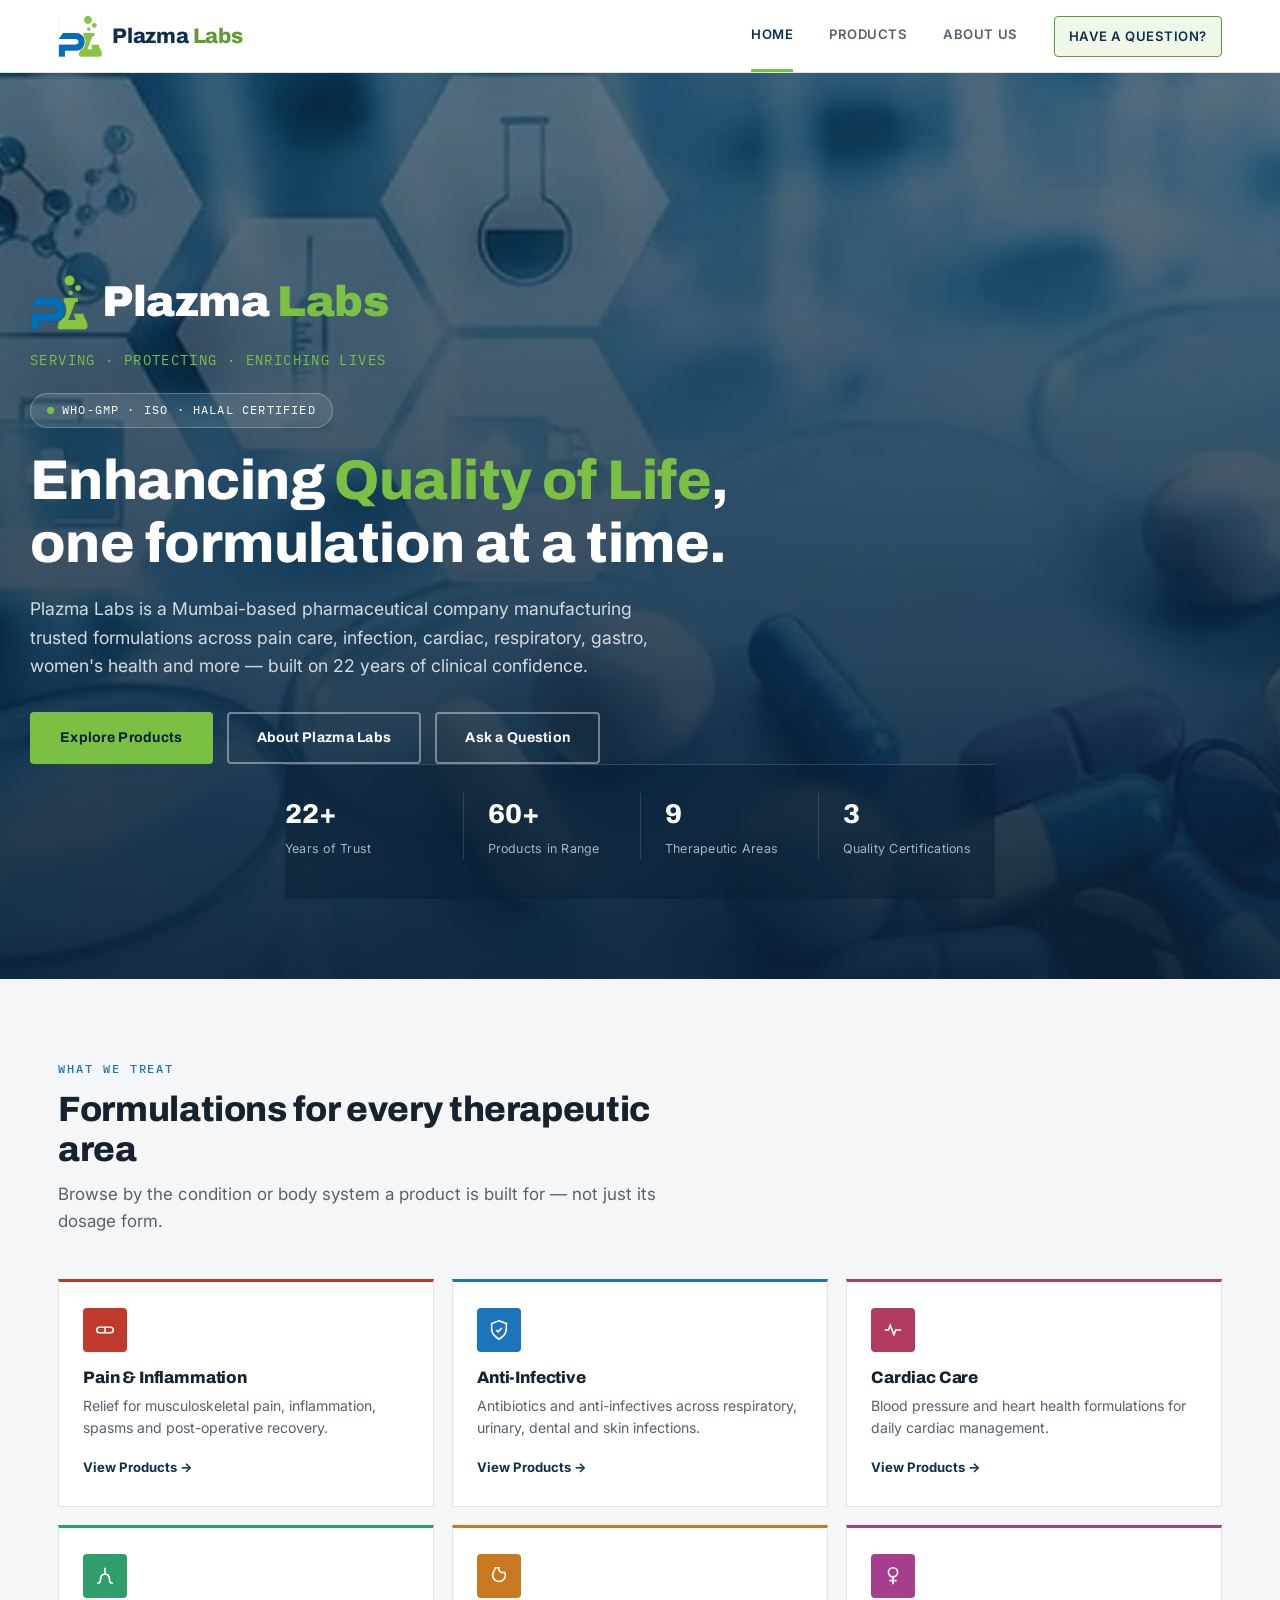
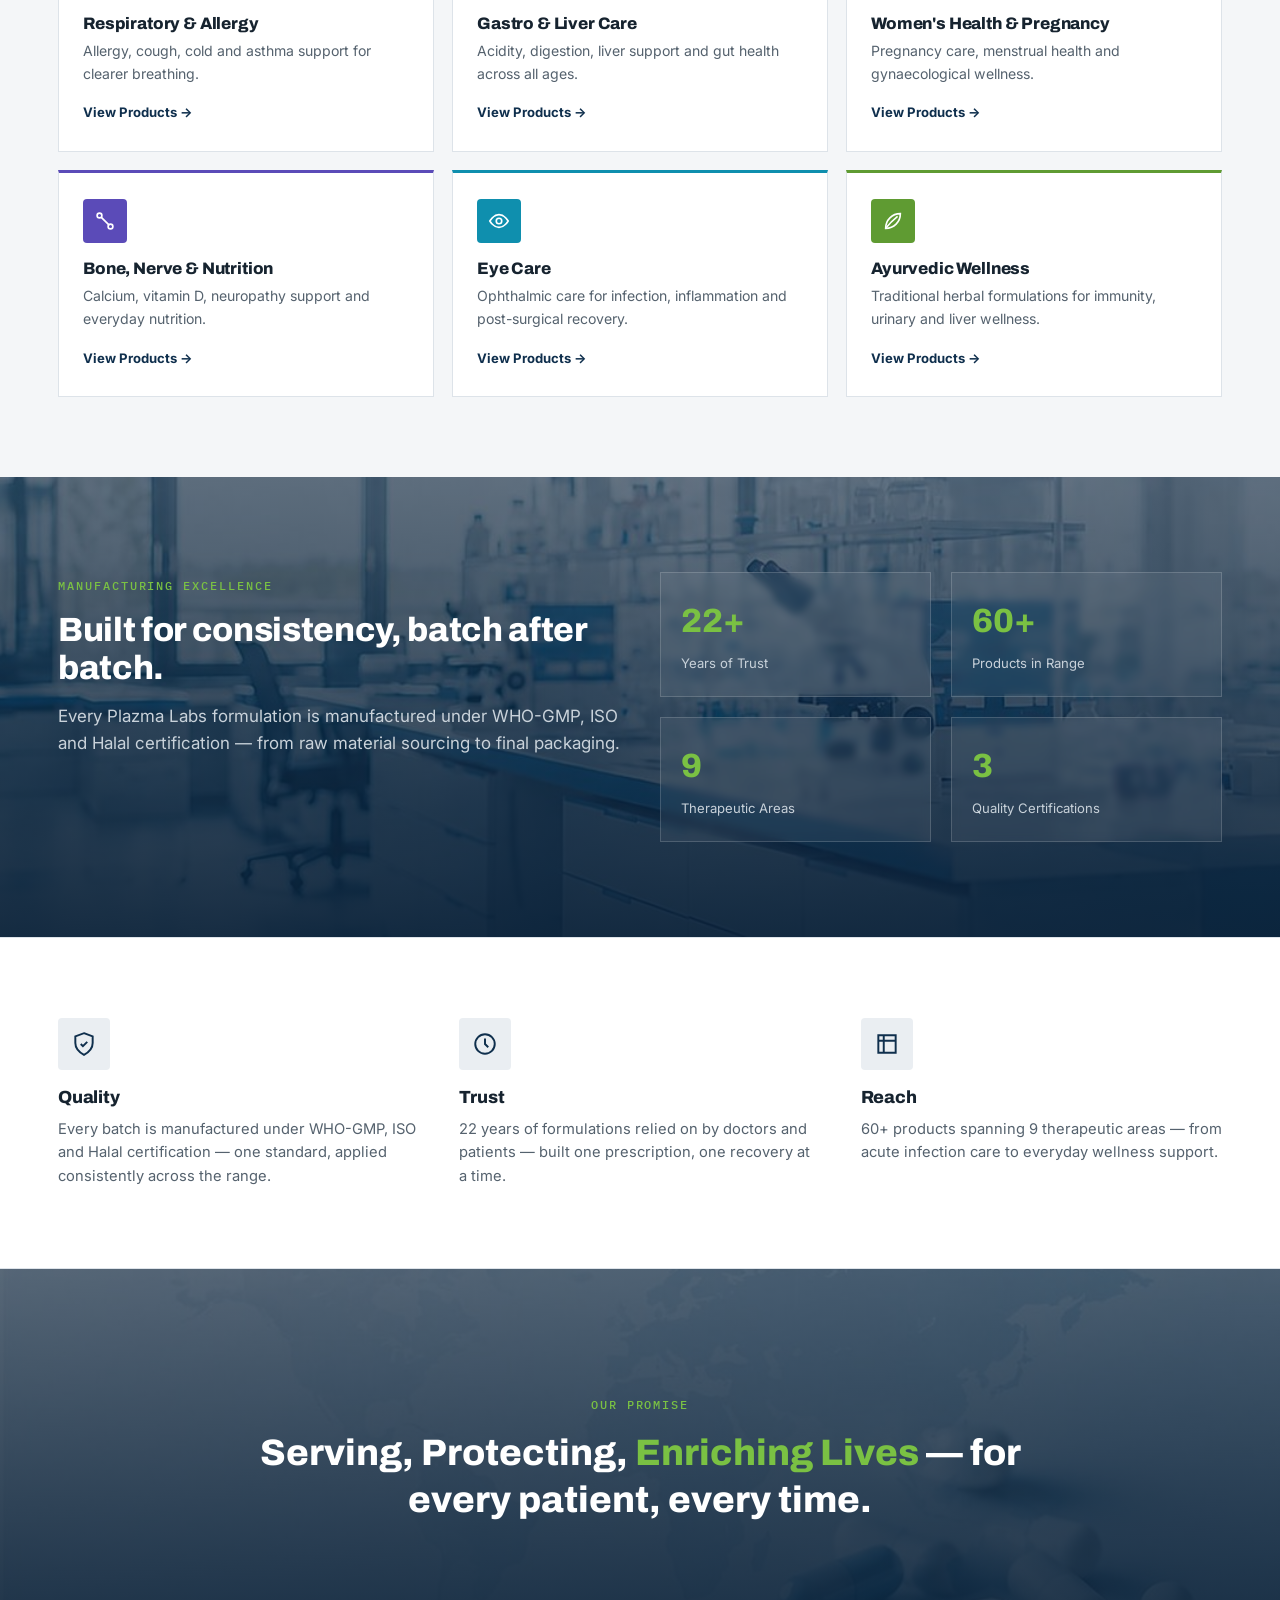
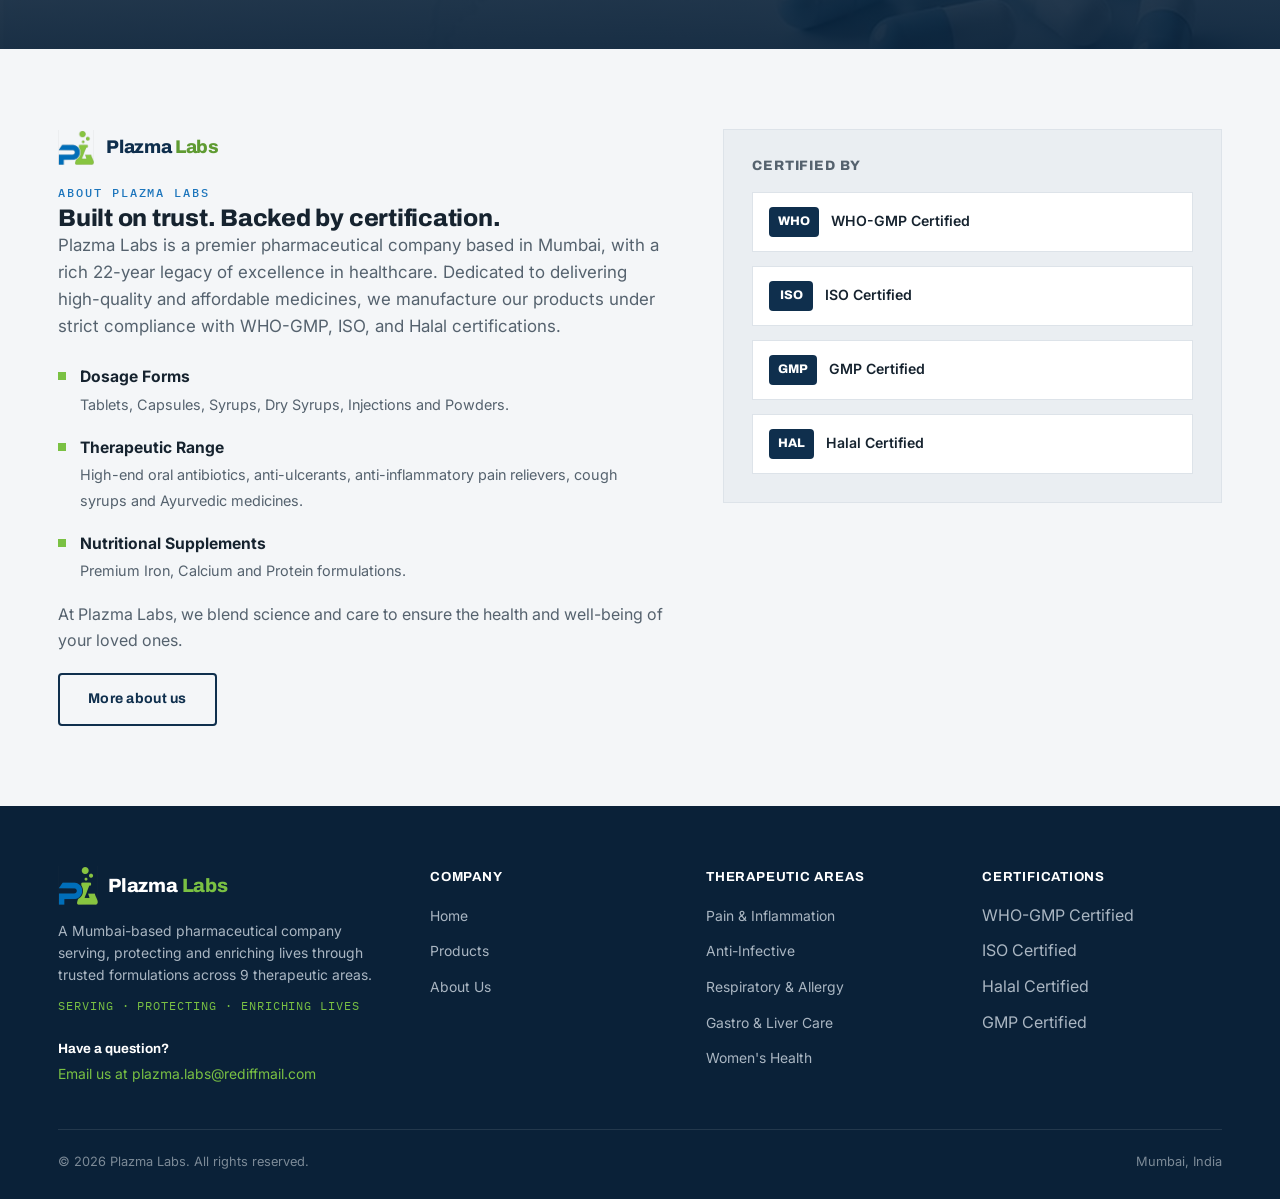
<file: index.html>
<!DOCTYPE html>
<html lang="en">
<head>
<meta charset="UTF-8">
<meta name="viewport" content="width=device-width, initial-scale=1.0">
<title>Plazma Labs — Serving, Protecting, Enriching Lives</title>
<meta name="description" content="Plazma Labs — Serving, Protecting, Enriching lives. A Mumbai-based pharmaceutical company with 22 years of trust, WHO-GMP, ISO and Halal certified, manufacturing formulations across 9 therapeutic areas.">
<link rel="icon" href="assets/logo-icon.png">
<link rel="stylesheet" href="css/style.css">
</head>
<body>

<header class="site-header">
  <nav class="nav">
    <a href="index.html" class="nav-brand">
      <img src="assets/logo-icon.png" alt="Plazma Labs logo">
      <span class="brand-name">Plazma <em>Labs</em></span>
    </a>
    <div class="nav-links">
      <a href="index.html" class="active">Home</a>
      <div class="nav-item-mega">
        <a href="products.html" class="mega-trigger">Products</a>
        <div class="mega-panel">
          <a href="products.html?area=pain" class="mega-link"><span class="dot" style="background:#c0392b;"></span>Pain &amp; Inflammation</a>
          <a href="products.html?area=infection" class="mega-link"><span class="dot" style="background:#1c75bc;"></span>Anti-Infective</a>
          <a href="products.html?area=cardiac" class="mega-link"><span class="dot" style="background:#b23b5e;"></span>Cardiac Care</a>
          <a href="products.html?area=respiratory" class="mega-link"><span class="dot" style="background:#2f9e6a;"></span>Respiratory &amp; Allergy</a>
          <a href="products.html?area=gastro" class="mega-link"><span class="dot" style="background:#c8791f;"></span>Gastro &amp; Liver Care</a>
          <a href="products.html?area=women" class="mega-link"><span class="dot" style="background:#a53e8c;"></span>Women's Health</a>
          <a href="products.html?area=bone" class="mega-link"><span class="dot" style="background:#5b4bb8;"></span>Bone, Nerve &amp; Nutrition</a>
          <a href="products.html?area=eye" class="mega-link"><span class="dot" style="background:#0f8fae;"></span>Eye Care</a>
          <a href="products.html?area=ayurveda" class="mega-link"><span class="dot" style="background:#5f9b32;"></span>Ayurvedic Wellness</a>
        </div>
      </div>
      <a href="about.html">About Us</a>
      <a href="mailto:plazma.labs@rediffmail.com?subject=Question%20for%20Plazma%20Labs&amp;body=Hello%20Plazma%20Labs%2C%0A%0AI%20have%20a%20question%3A%0A" class="nav-contact">Have a question?</a>
    </div>
    <button class="nav-toggle" aria-label="Toggle menu"><span></span><span></span><span></span></button>
  </nav>
</header>

<section class="video-hero">
  <div class="bg-video-wrap" id="bg-home-hero">
    <div class="bg-video-overlay"></div>
  </div>
  <div class="video-hero-content wrap">
    <div class="video-hero-inner">
      <div class="hero-brand">
        <img src="assets/logo-icon.png" alt="Plazma Labs logo">
        <span class="hero-brand-name">Plazma <em>Labs</em></span>
      </div>
      <span class="hero-slogan">Serving · Protecting · Enriching Lives</span>
      <span class="hero-eyebrow-badge"><span class="dot"></span>WHO-GMP · ISO · Halal Certified</span>
      <h1>Enhancing <span>Quality of Life</span>, one formulation at a time.</h1>
      <p class="lede">Plazma Labs is a Mumbai-based pharmaceutical company manufacturing trusted formulations across pain care, infection, cardiac, respiratory, gastro, women's health and more — built on 22 years of clinical confidence.</p>
      <div class="hero-ctas">
        <a href="products.html" class="btn btn-primary">Explore Products</a>
        <a href="about.html" class="btn btn-ghost">About Plazma Labs</a>
        <a href="mailto:plazma.labs@rediffmail.com?subject=Question%20for%20Plazma%20Labs&amp;body=Hello%20Plazma%20Labs%2C%0A%0AI%20have%20a%20question%3A%0A" class="btn btn-ghost">Ask a Question</a>
      </div>
    </div>
  </div>
  <div class="hero-stats wrap">
    <div class="stat"><div class="num">22+</div><div class="label">Years of Trust</div></div>
    <div class="stat"><div class="num">60+</div><div class="label">Products in Range</div></div>
    <div class="stat"><div class="num">9</div><div class="label">Therapeutic Areas</div></div>
    <div class="stat"><div class="num">3</div><div class="label">Quality Certifications</div></div>
  </div>
</section>

<section class="areas">
  <div class="wrap">
    <div class="section-head">
      <span class="eyebrow">What We Treat</span>
      <h2>Formulations for every therapeutic area</h2>
      <p class="lede">Browse by the condition or body system a product is built for — not just its dosage form.</p>
    </div>
    <div class="area-grid">

      <a href="products.html?area=pain" class="area-card" style="--accent:#c0392b;">
        <div class="area-icon" style="background:#c0392b;">
          <svg viewBox="0 0 24 24" stroke="#fff" stroke-width="1.8"><rect x="3" y="9" width="18" height="6" rx="3"/><line x1="12" y1="9" x2="12" y2="15"/></svg>
        </div>
        <h3>Pain &amp; Inflammation</h3>
        <p>Relief for musculoskeletal pain, inflammation, spasms and post-operative recovery.</p>
        <span class="area-link">View Products →</span>
      </a>

      <a href="products.html?area=infection" class="area-card" style="--accent:#1c75bc;">
        <div class="area-icon" style="background:#1c75bc;">
          <svg viewBox="0 0 24 24" stroke="#fff" stroke-width="1.8"><path d="M12 2l8 3v6c0 5-3.5 8.5-8 11-4.5-2.5-8-6-8-11V5l8-3z"/><path d="M9 12l2 2 4-4"/></svg>
        </div>
        <h3>Anti-Infective</h3>
        <p>Antibiotics and anti-infectives across respiratory, urinary, dental and skin infections.</p>
        <span class="area-link">View Products →</span>
      </a>

      <a href="products.html?area=cardiac" class="area-card" style="--accent:#b23b5e;">
        <div class="area-icon" style="background:#b23b5e;">
          <svg viewBox="0 0 24 24" stroke="#fff" stroke-width="1.8"><path d="M3 12h4l2-5 4 10 2-5h6"/></svg>
        </div>
        <h3>Cardiac Care</h3>
        <p>Blood pressure and heart health formulations for daily cardiac management.</p>
        <span class="area-link">View Products →</span>
      </a>

      <a href="products.html?area=respiratory" class="area-card" style="--accent:#2f9e6a;">
        <div class="area-icon" style="background:#2f9e6a;">
          <svg viewBox="0 0 24 24" stroke="#fff" stroke-width="1.8"><path d="M12 3v7"/><path d="M12 10c-2.5 0-5 2-5 6.5 0 2.5-1.5 3.5-3.5 3"/><path d="M12 10c2.5 0 5 2 5 6.5 0 2.5 1.5 3.5 3.5 3"/></svg>
        </div>
        <h3>Respiratory &amp; Allergy</h3>
        <p>Allergy, cough, cold and asthma support for clearer breathing.</p>
        <span class="area-link">View Products →</span>
      </a>

      <a href="products.html?area=gastro" class="area-card" style="--accent:#c8791f;">
        <div class="area-icon" style="background:#c8791f;">
          <svg viewBox="0 0 24 24" stroke="#fff" stroke-width="1.8"><path d="M8 3c0 3-3 4-3 8a7 7 0 0 0 14 0c0-2-1-3-1-3s-3 1-5-1-1-4-1-4-2 0-4 0z"/></svg>
        </div>
        <h3>Gastro &amp; Liver Care</h3>
        <p>Acidity, digestion, liver support and gut health across all ages.</p>
        <span class="area-link">View Products →</span>
      </a>

      <a href="products.html?area=women" class="area-card" style="--accent:#a53e8c;">
        <div class="area-icon" style="background:#a53e8c;">
          <svg viewBox="0 0 24 24" stroke="#fff" stroke-width="1.8"><circle cx="12" cy="8" r="5"/><line x1="12" y1="13" x2="12" y2="21"/><line x1="8" y1="17" x2="16" y2="17"/></svg>
        </div>
        <h3>Women's Health &amp; Pregnancy</h3>
        <p>Pregnancy care, menstrual health and gynaecological wellness.</p>
        <span class="area-link">View Products →</span>
      </a>

      <a href="products.html?area=bone" class="area-card" style="--accent:#5b4bb8;">
        <div class="area-icon" style="background:#5b4bb8;">
          <svg viewBox="0 0 24 24" stroke="#fff" stroke-width="1.8"><circle cx="6" cy="6" r="2.6"/><circle cx="18" cy="18" r="2.6"/><line x1="8" y1="8" x2="16" y2="16"/></svg>
        </div>
        <h3>Bone, Nerve &amp; Nutrition</h3>
        <p>Calcium, vitamin D, neuropathy support and everyday nutrition.</p>
        <span class="area-link">View Products →</span>
      </a>

      <a href="products.html?area=eye" class="area-card" style="--accent:#0f8fae;">
        <div class="area-icon" style="background:#0f8fae;">
          <svg viewBox="0 0 24 24" stroke="#fff" stroke-width="1.8"><path d="M2 12s4-7 10-7 10 7 10 7-4 7-10 7-10-7-10-7z"/><circle cx="12" cy="12" r="3"/></svg>
        </div>
        <h3>Eye Care</h3>
        <p>Ophthalmic care for infection, inflammation and post-surgical recovery.</p>
        <span class="area-link">View Products →</span>
      </a>

      <a href="products.html?area=ayurveda" class="area-card" style="--accent:#5f9b32;">
        <div class="area-icon" style="background:#5f9b32;">
          <svg viewBox="0 0 24 24" stroke="#fff" stroke-width="1.8"><path d="M4 20c9 0 16-7 16-16-9 0-16 7-16 16z"/><path d="M4 20c4-5 8-9 13-13"/></svg>
        </div>
        <h3>Ayurvedic Wellness</h3>
        <p>Traditional herbal formulations for immunity, urinary and liver wellness.</p>
        <span class="area-link">View Products →</span>
      </a>

    </div>
  </div>
</section>

<section class="impact-section">
  <div class="bg-video-wrap" id="bg-home-impact">
    <div class="bg-video-overlay"></div>
  </div>
  <div class="wrap impact-grid">
    <div>
      <span class="eyebrow">Manufacturing Excellence</span>
      <h2>Built for consistency, batch after batch.</h2>
      <p class="lede">Every Plazma Labs formulation is manufactured under WHO-GMP, ISO and Halal certification — from raw material sourcing to final packaging.</p>
    </div>
    <div class="impact-stats">
      <div class="impact-stat"><div class="num">22+</div><div class="label">Years of Trust</div></div>
      <div class="impact-stat"><div class="num">60+</div><div class="label">Products in Range</div></div>
      <div class="impact-stat"><div class="num">9</div><div class="label">Therapeutic Areas</div></div>
      <div class="impact-stat"><div class="num">3</div><div class="label">Quality Certifications</div></div>
    </div>
  </div>
</section>

<section class="pillars">
  <div class="wrap pillar-grid">
    <div class="pillar">
      <div class="pillar-icon"><svg viewBox="0 0 24 24" stroke-width="1.8"><path d="M12 2l8 3v6c0 5-3.5 8.5-8 11-4.5-2.5-8-6-8-11V5l8-3z"/><path d="M9 12l2 2 4-4"/></svg></div>
      <h3>Quality</h3>
      <p>Every batch is manufactured under WHO-GMP, ISO and Halal certification — one standard, applied consistently across the range.</p>
    </div>
    <div class="pillar">
      <div class="pillar-icon"><svg viewBox="0 0 24 24" stroke-width="1.8"><circle cx="12" cy="12" r="9"/><path d="M12 7v5l3 3"/></svg></div>
      <h3>Trust</h3>
      <p>22 years of formulations relied on by doctors and patients — built one prescription, one recovery at a time.</p>
    </div>
    <div class="pillar">
      <div class="pillar-icon"><svg viewBox="0 0 24 24" stroke-width="1.8"><path d="M4 4h16v16H4z"/><path d="M4 9h16M9 4v16"/></svg></div>
      <h3>Reach</h3>
      <p>60+ products spanning 9 therapeutic areas — from acute infection care to everyday wellness support.</p>
    </div>
  </div>
</section>

<section class="promise-band video-band">
  <div class="bg-video-wrap" id="bg-home-promise">
    <div class="bg-video-overlay overlay-light"></div>
  </div>
  <div class="wrap">
    <span class="eyebrow">Our Promise</span>
    <blockquote>Serving, Protecting, <span>Enriching Lives</span> — for every patient, every time.</blockquote>
  </div>
</section>

<section>
  <div class="wrap about-grid">
    <div>
      <div class="brand-lockup" style="display:flex;align-items:center;gap:12px;margin-bottom:14px;">
        <img src="assets/logo-icon.png" alt="Plazma Labs logo" style="height:36px;width:36px;object-fit:contain;">
        <span class="brand-name" style="font-size:1.15rem;color:var(--navy);">Plazma <em>Labs</em></span>
      </div>
      <span class="eyebrow">About Plazma Labs</span>
      <h2>Built on trust. Backed by certification.</h2>
      <p class="lede">Plazma Labs is a premier pharmaceutical company based in Mumbai, with a rich 22-year legacy of excellence in healthcare. Dedicated to delivering high-quality and affordable medicines, we manufacture our products under strict compliance with WHO-GMP, ISO, and Halal certifications.</p>
      <div class="value-list">
        <div class="value-item"><span class="value-dot"></span><div><strong>Dosage Forms</strong><span>Tablets, Capsules, Syrups, Dry Syrups, Injections and Powders.</span></div></div>
        <div class="value-item"><span class="value-dot"></span><div><strong>Therapeutic Range</strong><span>High-end oral antibiotics, anti-ulcerants, anti-inflammatory pain relievers, cough syrups and Ayurvedic medicines.</span></div></div>
        <div class="value-item"><span class="value-dot"></span><div><strong>Nutritional Supplements</strong><span>Premium Iron, Calcium and Protein formulations.</span></div></div>
      </div>
      <p class="lede" style="margin-top:18px;font-size:1rem;">At Plazma Labs, we blend science and care to ensure the health and well-being of your loved ones.</p>
      <a href="about.html" class="btn btn-outline-navy" style="margin-top:20px;">More about us</a>
    </div>
    <div class="cert-strip">
      <h4>Certified By</h4>
      <div class="cert-row">
        <div class="cert-badge"><span class="cert-mark">WHO</span><span class="label">WHO-GMP Certified</span></div>
        <div class="cert-badge"><span class="cert-mark">ISO</span><span class="label">ISO Certified</span></div>
        <div class="cert-badge"><span class="cert-mark">GMP</span><span class="label">GMP Certified</span></div>
        <div class="cert-badge"><span class="cert-mark">HAL</span><span class="label">Halal Certified</span></div>
      </div>
    </div>
  </div>
</section>

<footer class="site-footer">
  <div class="wrap">
    <div class="footer-grid">
      <div>
        <div class="footer-brand">
          <img src="assets/logo-icon.png" alt="Plazma Labs logo">
          <span class="brand-name">Plazma <em>Labs</em></span>
        </div>
        <p>A Mumbai-based pharmaceutical company serving, protecting and enriching lives through trusted formulations across 9 therapeutic areas.</p>
        <span class="footer-slogan">Serving · Protecting · Enriching Lives</span>
        <div class="footer-contact">
          <strong>Have a question?</strong>
          <a href="mailto:plazma.labs@rediffmail.com?subject=Question%20for%20Plazma%20Labs&amp;body=Hello%20Plazma%20Labs%2C%0A%0AI%20have%20a%20question%3A%0A">Email us at plazma.labs@rediffmail.com</a>
        </div>
      </div>
      <div>
        <h5>Company</h5>
        <ul>
          <li><a href="index.html">Home</a></li>
          <li><a href="products.html">Products</a></li>
          <li><a href="about.html">About Us</a></li>
        </ul>
      </div>
      <div>
        <h5>Therapeutic Areas</h5>
        <ul>
          <li><a href="products.html?area=pain">Pain &amp; Inflammation</a></li>
          <li><a href="products.html?area=infection">Anti-Infective</a></li>
          <li><a href="products.html?area=respiratory">Respiratory &amp; Allergy</a></li>
          <li><a href="products.html?area=gastro">Gastro &amp; Liver Care</a></li>
          <li><a href="products.html?area=women">Women's Health</a></li>
        </ul>
      </div>
      <div>
        <h5>Certifications</h5>
        <ul>
          <li>WHO-GMP Certified</li>
          <li>ISO Certified</li>
          <li>Halal Certified</li>
          <li>GMP Certified</li>
        </ul>
      </div>
    </div>
    <div class="footer-bottom">
      <span>© 2026 Plazma Labs. All rights reserved.</span>
      <span>Mumbai, India</span>
    </div>
  </div>
</footer>

<script src="js/main.js"></script>
</body>
</html>
</file>
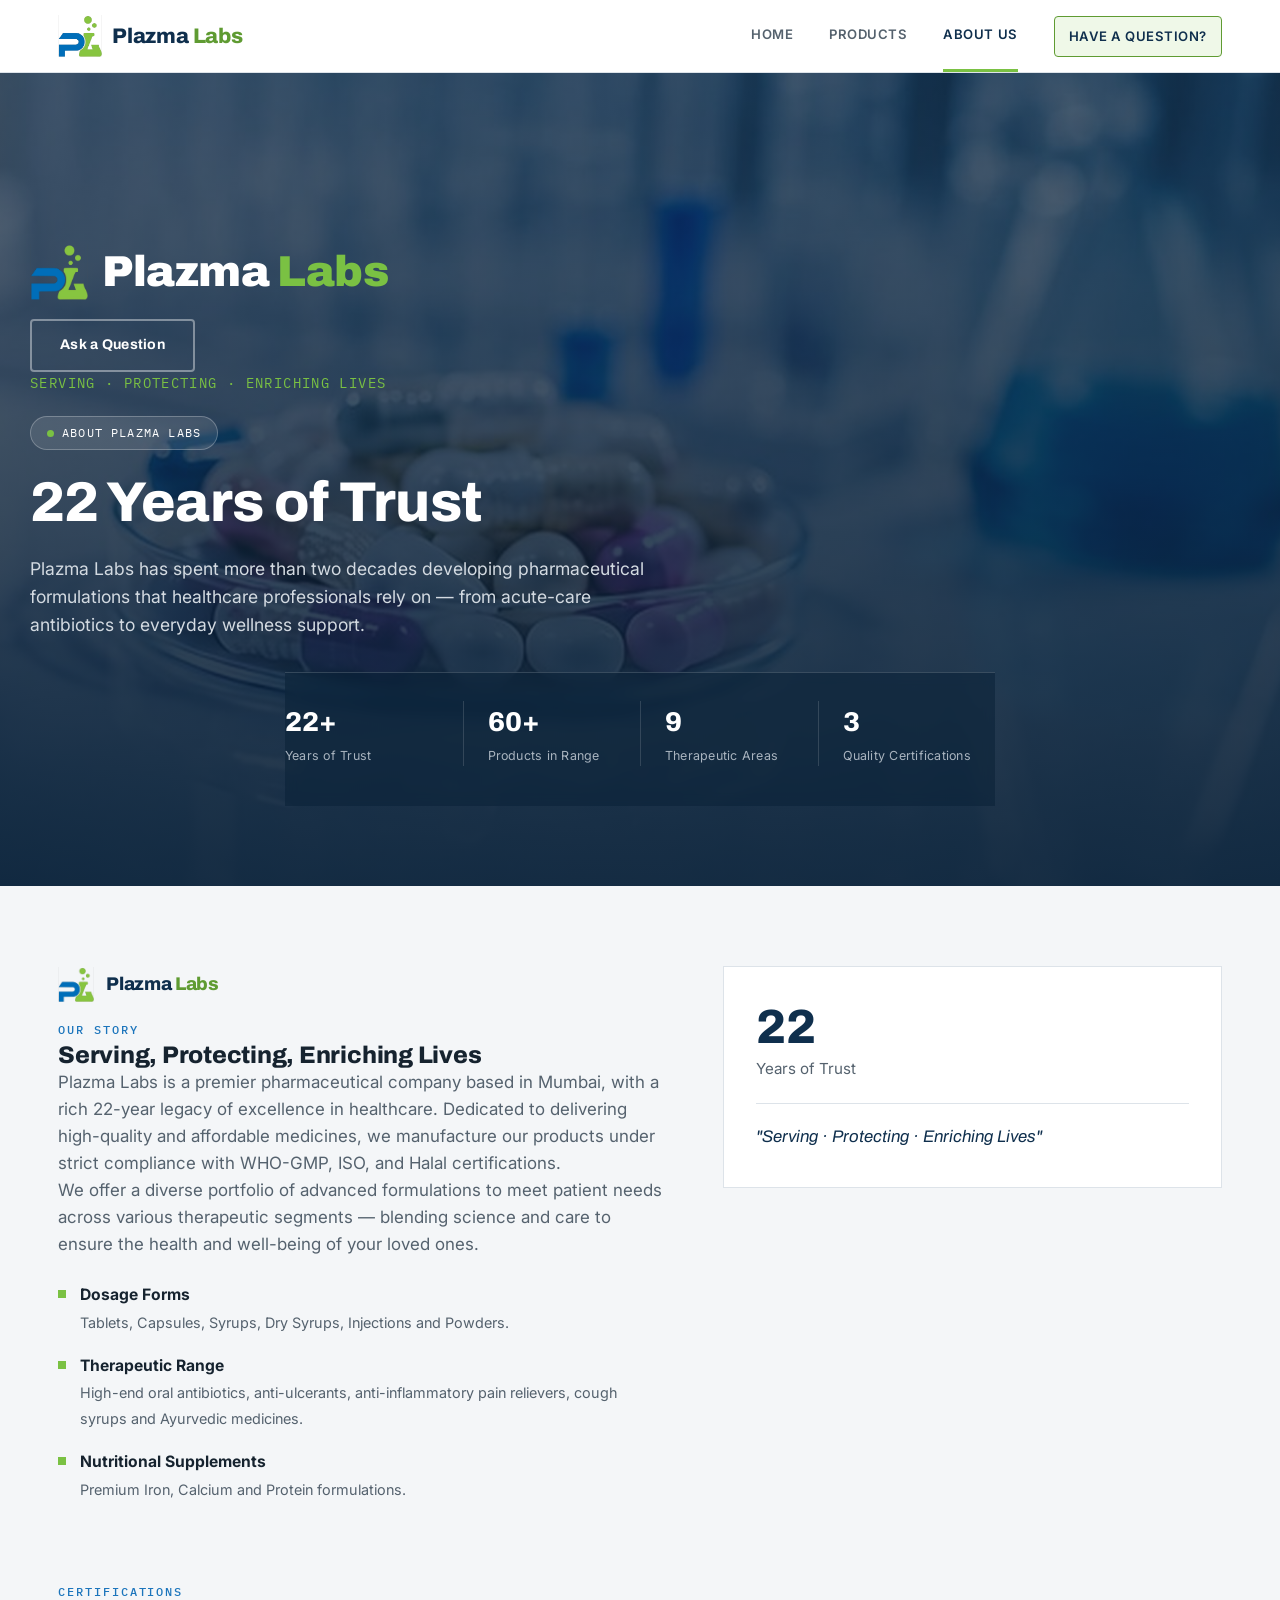
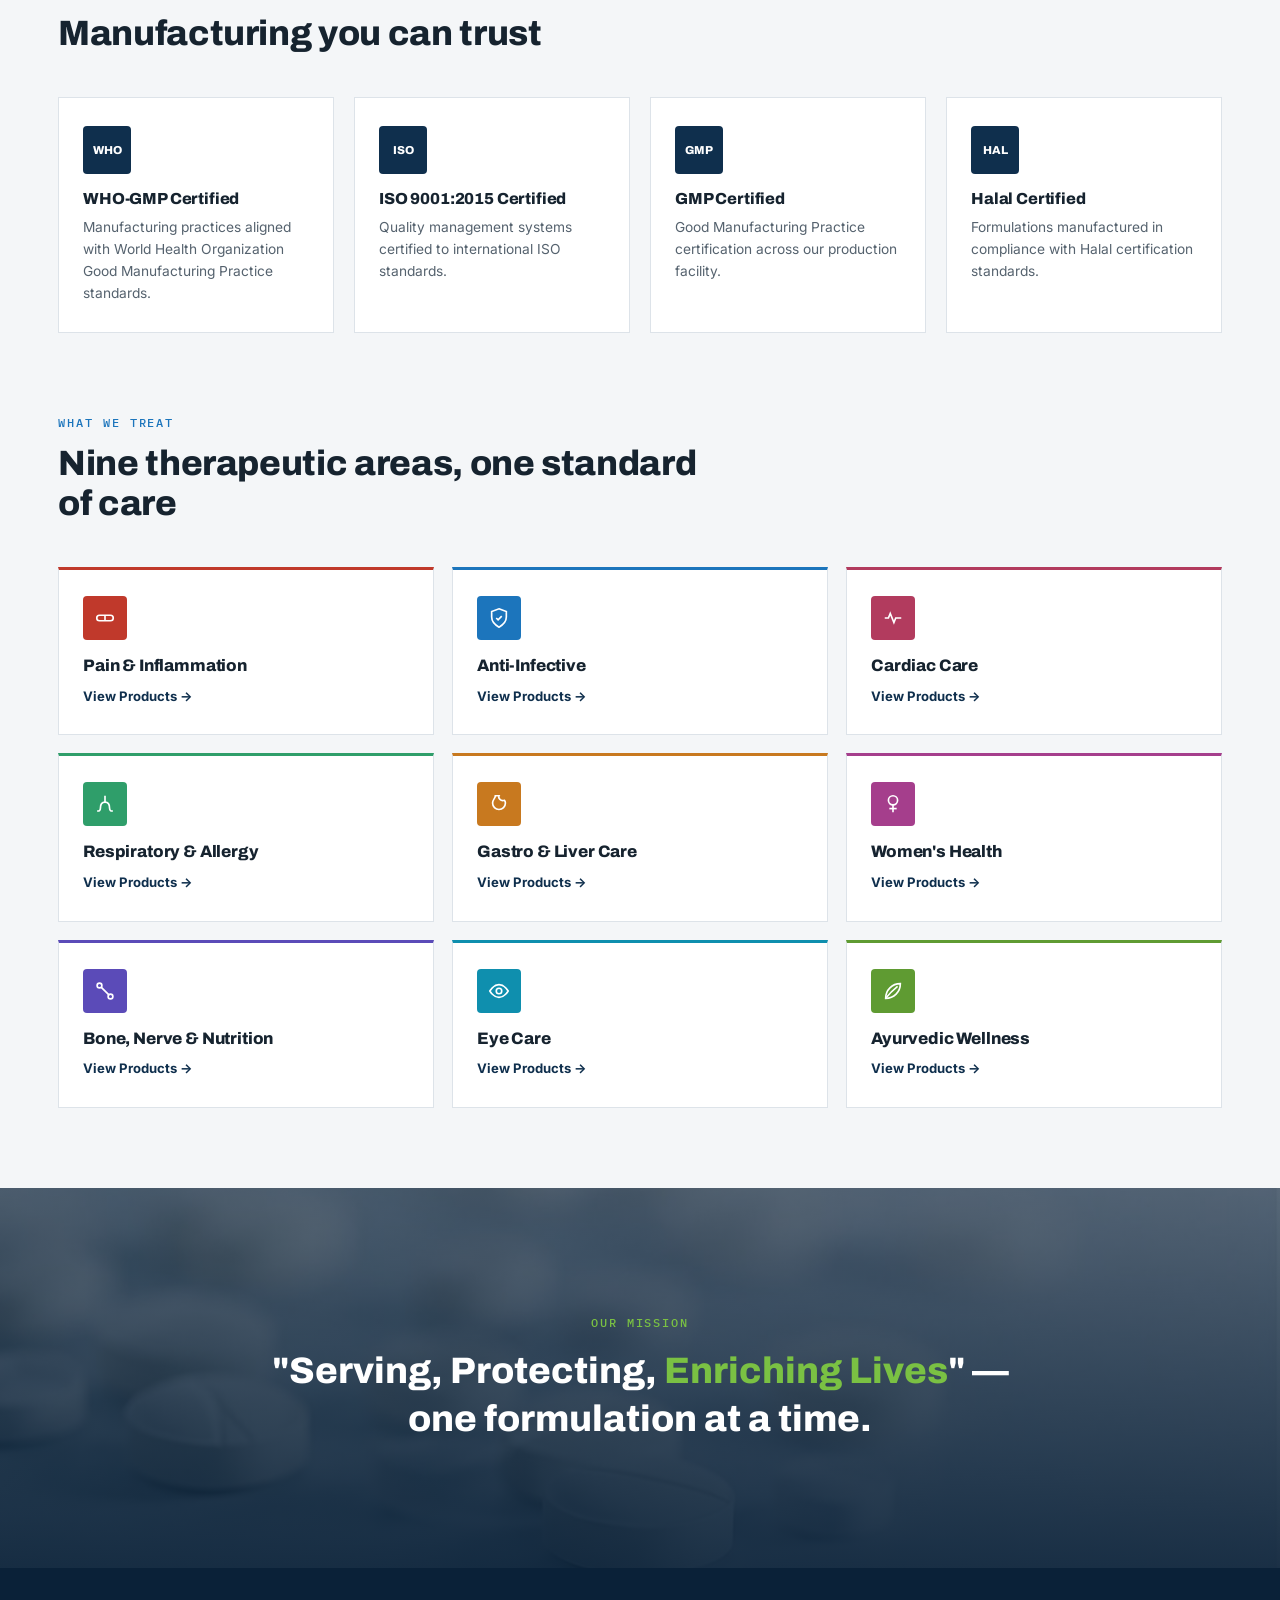
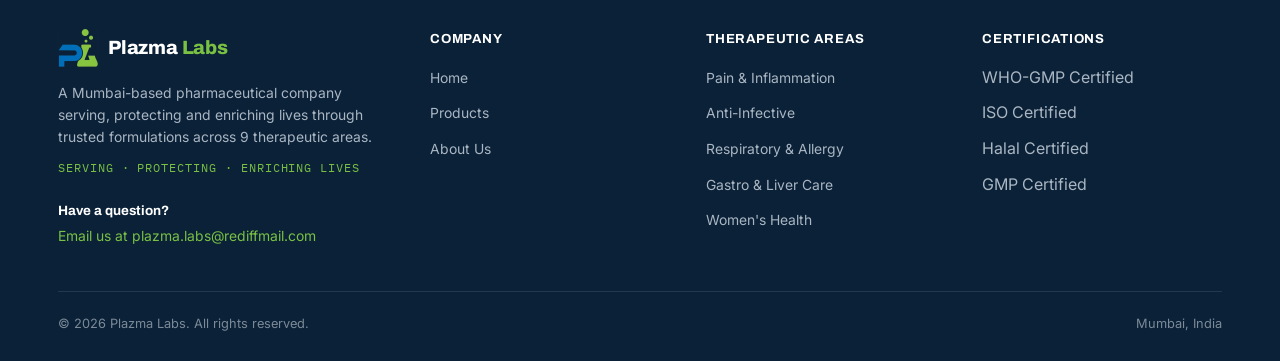
<file: about.html>
<!DOCTYPE html>
<html lang="en">
<head>
<meta charset="UTF-8">
<meta name="viewport" content="width=device-width, initial-scale=1.0">
<title>About Us — Plazma Labs</title>
<meta name="description" content="Plazma Labs — Serving, Protecting, Enriching lives. A Mumbai-based pharmaceutical company with 22 years of trust, WHO-GMP, ISO and Halal certified manufacturing.">
<link rel="icon" href="assets/logo-icon.png">
<link rel="stylesheet" href="css/style.css">
</head>
<body>

<header class="site-header">
  <nav class="nav">
    <a href="index.html" class="nav-brand">
      <img src="assets/logo-icon.png" alt="Plazma Labs logo">
      <span class="brand-name">Plazma <em>Labs</em></span>
    </a>
    <div class="nav-links">
      <a href="index.html">Home</a>
      <div class="nav-item-mega">
        <a href="products.html" class="mega-trigger">Products</a>
        <div class="mega-panel">
          <a href="products.html?area=pain" class="mega-link"><span class="dot" style="background:#c0392b;"></span>Pain &amp; Inflammation</a>
          <a href="products.html?area=infection" class="mega-link"><span class="dot" style="background:#1c75bc;"></span>Anti-Infective</a>
          <a href="products.html?area=cardiac" class="mega-link"><span class="dot" style="background:#b23b5e;"></span>Cardiac Care</a>
          <a href="products.html?area=respiratory" class="mega-link"><span class="dot" style="background:#2f9e6a;"></span>Respiratory &amp; Allergy</a>
          <a href="products.html?area=gastro" class="mega-link"><span class="dot" style="background:#c8791f;"></span>Gastro &amp; Liver Care</a>
          <a href="products.html?area=women" class="mega-link"><span class="dot" style="background:#a53e8c;"></span>Women's Health</a>
          <a href="products.html?area=bone" class="mega-link"><span class="dot" style="background:#5b4bb8;"></span>Bone, Nerve &amp; Nutrition</a>
          <a href="products.html?area=eye" class="mega-link"><span class="dot" style="background:#0f8fae;"></span>Eye Care</a>
          <a href="products.html?area=ayurveda" class="mega-link"><span class="dot" style="background:#5f9b32;"></span>Ayurvedic Wellness</a>
        </div>
      </div>
      <a href="about.html" class="active">About Us</a>
      <a href="mailto:plazma.labs@rediffmail.com?subject=Question%20for%20Plazma%20Labs&amp;body=Hello%20Plazma%20Labs%2C%0A%0AI%20have%20a%20question%3A%0A" class="nav-contact">Have a question?</a>
    </div>
    <button class="nav-toggle" aria-label="Toggle menu"><span></span><span></span><span></span></button>
  </nav>
</header>

<section class="video-hero short">
  <div class="bg-video-wrap" id="bg-about-hero">
    <div class="bg-video-overlay overlay-light"></div>
  </div>
  <div class="video-hero-content wrap">
    <div class="video-hero-inner">
      <div class="hero-brand">
        <img src="assets/logo-icon.png" alt="Plazma Labs logo">
        <span class="hero-brand-name">Plazma <em>Labs</em></span>
      </div>
      <a href="mailto:plazma.labs@rediffmail.com?subject=Question%20for%20Plazma%20Labs&amp;body=Hello%20Plazma%20Labs%2C%0A%0AI%20have%20a%20question%3A%0A" class="btn btn-ghost">Ask a Question</a>
      <span class="hero-slogan">Serving · Protecting · Enriching Lives</span>
      <span class="hero-eyebrow-badge"><span class="dot"></span>About Plazma Labs</span>
      <h1>22 Years of Trust</h1>
      <p class="lede">Plazma Labs has spent more than two decades developing pharmaceutical formulations that healthcare professionals rely on — from acute-care antibiotics to everyday wellness support.</p>
    </div>
  </div>
  <div class="hero-stats wrap">
    <div class="stat"><div class="num">22+</div><div class="label">Years of Trust</div></div>
    <div class="stat"><div class="num">60+</div><div class="label">Products in Range</div></div>
    <div class="stat"><div class="num">9</div><div class="label">Therapeutic Areas</div></div>
    <div class="stat"><div class="num">3</div><div class="label">Quality Certifications</div></div>
  </div>
</section>


<section>
  <div class="wrap about-grid">
    <div>
      <div class="brand-lockup" style="display:flex;align-items:center;gap:12px;margin-bottom:14px;">
        <img src="assets/logo-icon.png" alt="Plazma Labs logo" style="height:36px;width:36px;object-fit:contain;">
        <span class="brand-name" style="font-size:1.15rem;color:var(--navy);">Plazma <em>Labs</em></span>
      </div>
      <span class="eyebrow">Our Story</span>
      <h2>Serving, Protecting, Enriching Lives</h2>
      <p class="lede">Plazma Labs is a premier pharmaceutical company based in Mumbai, with a rich 22-year legacy of excellence in healthcare. Dedicated to delivering high-quality and affordable medicines, we manufacture our products under strict compliance with WHO-GMP, ISO, and Halal certifications.</p>
      <p class="lede">We offer a diverse portfolio of advanced formulations to meet patient needs across various therapeutic segments — blending science and care to ensure the health and well-being of your loved ones.</p>
      <div class="value-list">
        <div class="value-item"><span class="value-dot"></span><div><strong>Dosage Forms</strong><span>Tablets, Capsules, Syrups, Dry Syrups, Injections and Powders.</span></div></div>
        <div class="value-item"><span class="value-dot"></span><div><strong>Therapeutic Range</strong><span>High-end oral antibiotics, anti-ulcerants, anti-inflammatory pain relievers, cough syrups and Ayurvedic medicines.</span></div></div>
        <div class="value-item"><span class="value-dot"></span><div><strong>Nutritional Supplements</strong><span>Premium Iron, Calcium and Protein formulations.</span></div></div>
      </div>
    </div>
    <div class="timeline-stat">
      <div class="num">22</div>
      <div class="label">Years of Trust</div>
      <div class="tagline">"Serving · Protecting · Enriching Lives"</div>
    </div>
  </div>
</section>

<section style="padding-top:0;">
  <div class="wrap">
    <div class="section-head">
      <span class="eyebrow">Certifications</span>
      <h2>Manufacturing you can trust</h2>
    </div>
    <div class="cert-grid">
      <div class="cert-card">
        <div class="cert-icon">WHO</div>
        <h4>WHO-GMP Certified</h4>
        <p>Manufacturing practices aligned with World Health Organization Good Manufacturing Practice standards.</p>
      </div>
      <div class="cert-card">
        <div class="cert-icon">ISO</div>
        <h4>ISO 9001:2015 Certified</h4>
        <p>Quality management systems certified to international ISO standards.</p>
      </div>
      <div class="cert-card">
        <div class="cert-icon">GMP</div>
        <h4>GMP Certified</h4>
        <p>Good Manufacturing Practice certification across our production facility.</p>
      </div>
      <div class="cert-card">
        <div class="cert-icon">HAL</div>
        <h4>Halal Certified</h4>
        <p>Formulations manufactured in compliance with Halal certification standards.</p>
      </div>
    </div>
  </div>
</section>

<section style="padding-top:0;">
  <div class="wrap">
    <div class="section-head">
      <span class="eyebrow">What We Treat</span>
      <h2>Nine therapeutic areas, one standard of care</h2>
    </div>
    <div class="area-grid">
      <a href="products.html?area=pain" class="area-card" style="--accent:#c0392b;"><div class="area-icon" style="background:#c0392b;"><svg viewBox="0 0 24 24" stroke="#fff" stroke-width="1.8"><rect x="3" y="9" width="18" height="6" rx="3"/><line x1="12" y1="9" x2="12" y2="15"/></svg></div><h3>Pain &amp; Inflammation</h3><span class="area-link">View Products →</span></a>
      <a href="products.html?area=infection" class="area-card" style="--accent:#1c75bc;"><div class="area-icon" style="background:#1c75bc;"><svg viewBox="0 0 24 24" stroke="#fff" stroke-width="1.8"><path d="M12 2l8 3v6c0 5-3.5 8.5-8 11-4.5-2.5-8-6-8-11V5l8-3z"/><path d="M9 12l2 2 4-4"/></svg></div><h3>Anti-Infective</h3><span class="area-link">View Products →</span></a>
      <a href="products.html?area=cardiac" class="area-card" style="--accent:#b23b5e;"><div class="area-icon" style="background:#b23b5e;"><svg viewBox="0 0 24 24" stroke="#fff" stroke-width="1.8"><path d="M3 12h4l2-5 4 10 2-5h6"/></svg></div><h3>Cardiac Care</h3><span class="area-link">View Products →</span></a>
      <a href="products.html?area=respiratory" class="area-card" style="--accent:#2f9e6a;"><div class="area-icon" style="background:#2f9e6a;"><svg viewBox="0 0 24 24" stroke="#fff" stroke-width="1.8"><path d="M12 3v7"/><path d="M12 10c-2.5 0-5 2-5 6.5 0 2.5-1.5 3.5-3.5 3"/><path d="M12 10c2.5 0 5 2 5 6.5 0 2.5 1.5 3.5 3.5 3"/></svg></div><h3>Respiratory &amp; Allergy</h3><span class="area-link">View Products →</span></a>
      <a href="products.html?area=gastro" class="area-card" style="--accent:#c8791f;"><div class="area-icon" style="background:#c8791f;"><svg viewBox="0 0 24 24" stroke="#fff" stroke-width="1.8"><path d="M8 3c0 3-3 4-3 8a7 7 0 0 0 14 0c0-2-1-3-1-3s-3 1-5-1-1-4-1-4-2 0-4 0z"/></svg></div><h3>Gastro &amp; Liver Care</h3><span class="area-link">View Products →</span></a>
      <a href="products.html?area=women" class="area-card" style="--accent:#a53e8c;"><div class="area-icon" style="background:#a53e8c;"><svg viewBox="0 0 24 24" stroke="#fff" stroke-width="1.8"><circle cx="12" cy="8" r="5"/><line x1="12" y1="13" x2="12" y2="21"/><line x1="8" y1="17" x2="16" y2="17"/></svg></div><h3>Women's Health</h3><span class="area-link">View Products →</span></a>
      <a href="products.html?area=bone" class="area-card" style="--accent:#5b4bb8;"><div class="area-icon" style="background:#5b4bb8;"><svg viewBox="0 0 24 24" stroke="#fff" stroke-width="1.8"><circle cx="6" cy="6" r="2.6"/><circle cx="18" cy="18" r="2.6"/><line x1="8" y1="8" x2="16" y2="16"/></svg></div><h3>Bone, Nerve &amp; Nutrition</h3><span class="area-link">View Products →</span></a>
      <a href="products.html?area=eye" class="area-card" style="--accent:#0f8fae;"><div class="area-icon" style="background:#0f8fae;"><svg viewBox="0 0 24 24" stroke="#fff" stroke-width="1.8"><path d="M2 12s4-7 10-7 10 7 10 7-4 7-10 7-10-7-10-7z"/><circle cx="12" cy="12" r="3"/></svg></div><h3>Eye Care</h3><span class="area-link">View Products →</span></a>
      <a href="products.html?area=ayurveda" class="area-card" style="--accent:#5f9b32;"><div class="area-icon" style="background:#5f9b32;"><svg viewBox="0 0 24 24" stroke="#fff" stroke-width="1.8"><path d="M4 20c9 0 16-7 16-16-9 0-16 7-16 16z"/><path d="M4 20c4-5 8-9 13-13"/></svg></div><h3>Ayurvedic Wellness</h3><span class="area-link">View Products →</span></a>
    </div>
  </div>
</section>

<section class="promise-band video-band">
  <div class="bg-video-wrap" id="bg-about-promise">
    <div class="bg-video-overlay overlay-light"></div>
  </div>
  <div class="wrap">
    <span class="eyebrow">Our Mission</span>
    <blockquote>"Serving, Protecting, <span>Enriching Lives</span>" — one formulation at a time.</blockquote>
  </div>
</section>

<footer class="site-footer">
  <div class="wrap">
    <div class="footer-grid">
      <div>
        <div class="footer-brand">
          <img src="assets/logo-icon.png" alt="Plazma Labs logo">
          <span class="brand-name">Plazma <em>Labs</em></span>
        </div>
        <p>A Mumbai-based pharmaceutical company serving, protecting and enriching lives through trusted formulations across 9 therapeutic areas.</p>
        <span class="footer-slogan">Serving · Protecting · Enriching Lives</span>
        <div class="footer-contact">
          <strong>Have a question?</strong>
          <a href="mailto:plazma.labs@rediffmail.com?subject=Question%20for%20Plazma%20Labs&amp;body=Hello%20Plazma%20Labs%2C%0A%0AI%20have%20a%20question%3A%0A">Email us at plazma.labs@rediffmail.com</a>
        </div>
      </div>
      <div>
        <h5>Company</h5>
        <ul>
          <li><a href="index.html">Home</a></li>
          <li><a href="products.html">Products</a></li>
          <li><a href="about.html">About Us</a></li>
        </ul>
      </div>
      <div>
        <h5>Therapeutic Areas</h5>
        <ul>
          <li><a href="products.html?area=pain">Pain &amp; Inflammation</a></li>
          <li><a href="products.html?area=infection">Anti-Infective</a></li>
          <li><a href="products.html?area=respiratory">Respiratory &amp; Allergy</a></li>
          <li><a href="products.html?area=gastro">Gastro &amp; Liver Care</a></li>
          <li><a href="products.html?area=women">Women's Health</a></li>
        </ul>
      </div>
      <div>
        <h5>Certifications</h5>
        <ul>
          <li>WHO-GMP Certified</li>
          <li>ISO Certified</li>
          <li>Halal Certified</li>
          <li>GMP Certified</li>
        </ul>
      </div>
    </div>
    <div class="footer-bottom">
      <span>© 2026 Plazma Labs. All rights reserved.</span>
      <span>Mumbai, India</span>
    </div>
  </div>
</footer>

<script src="js/main.js"></script>
</body>
</html>
</file>
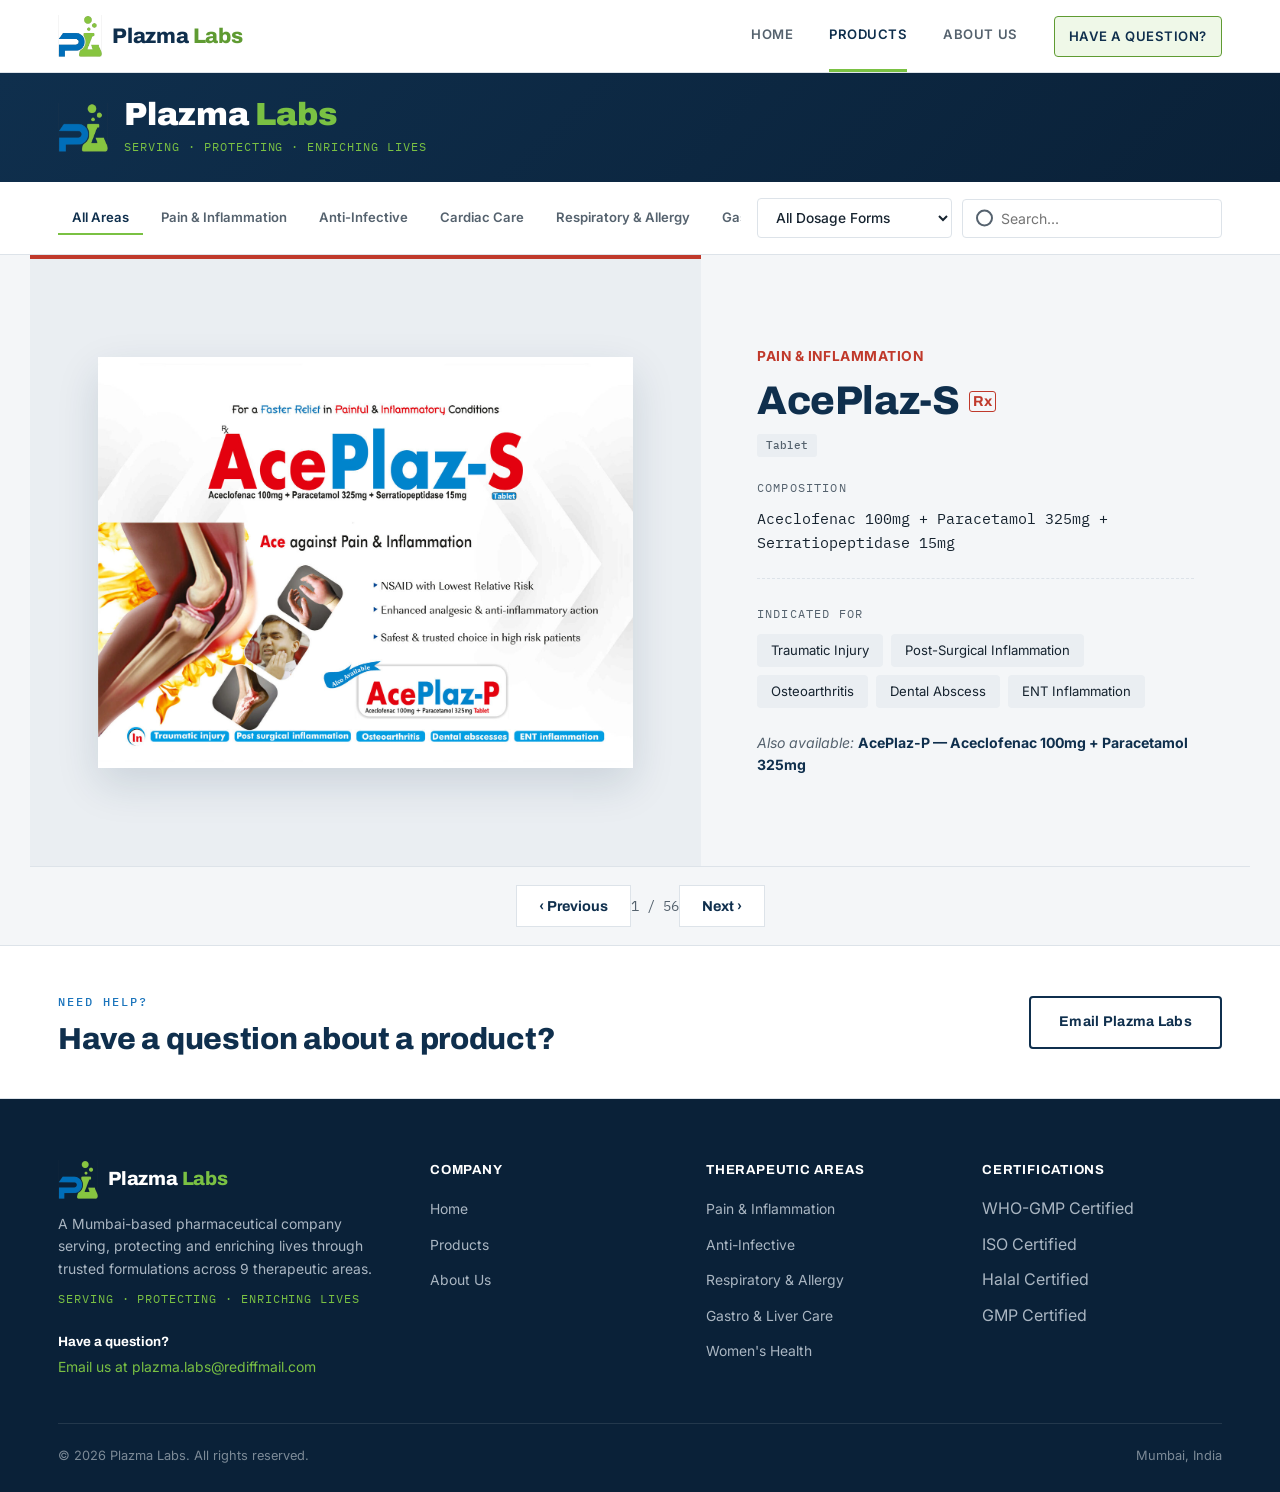
<file: products.html>
<!DOCTYPE html>
<html lang="en">
<head>
<meta charset="UTF-8">
<meta name="viewport" content="width=device-width, initial-scale=1.0">
<title>Products — Plazma Labs</title>
<meta name="description" content="Plazma Labs — Serving, Protecting, Enriching lives. Explore the full product catalog, organized by therapeutic area — pain, infection, cardiac, respiratory, gastro, women's health, bone & nutrition, eye care and ayurvedic wellness.">
<link rel="icon" href="assets/logo-icon.png">
<link rel="stylesheet" href="css/style.css">
</head>
<body>

<header class="site-header">
  <nav class="nav">
    <a href="index.html" class="nav-brand">
      <img src="assets/logo-icon.png" alt="Plazma Labs logo">
      <span class="brand-name">Plazma <em>Labs</em></span>
    </a>
    <div class="nav-links">
      <a href="index.html">Home</a>
      <div class="nav-item-mega">
        <a href="products.html" class="mega-trigger active">Products</a>
        <div class="mega-panel">
          <a href="products.html?area=pain" class="mega-link"><span class="dot" style="background:#c0392b;"></span>Pain &amp; Inflammation</a>
          <a href="products.html?area=infection" class="mega-link"><span class="dot" style="background:#1c75bc;"></span>Anti-Infective</a>
          <a href="products.html?area=cardiac" class="mega-link"><span class="dot" style="background:#b23b5e;"></span>Cardiac Care</a>
          <a href="products.html?area=respiratory" class="mega-link"><span class="dot" style="background:#2f9e6a;"></span>Respiratory &amp; Allergy</a>
          <a href="products.html?area=gastro" class="mega-link"><span class="dot" style="background:#c8791f;"></span>Gastro &amp; Liver Care</a>
          <a href="products.html?area=women" class="mega-link"><span class="dot" style="background:#a53e8c;"></span>Women's Health</a>
          <a href="products.html?area=bone" class="mega-link"><span class="dot" style="background:#5b4bb8;"></span>Bone, Nerve &amp; Nutrition</a>
          <a href="products.html?area=eye" class="mega-link"><span class="dot" style="background:#0f8fae;"></span>Eye Care</a>
          <a href="products.html?area=ayurveda" class="mega-link"><span class="dot" style="background:#5f9b32;"></span>Ayurvedic Wellness</a>
        </div>
      </div>
      <a href="about.html">About Us</a>
      <a href="mailto:plazma.labs@rediffmail.com?subject=Question%20for%20Plazma%20Labs&amp;body=Hello%20Plazma%20Labs%2C%0A%0AI%20have%20a%20question%3A%0A" class="nav-contact">Have a question?</a>
    </div>
    <button class="nav-toggle" aria-label="Toggle menu"><span></span><span></span><span></span></button>
  </nav>
</header>

<section class="page-brand-strip">
  <div class="wrap page-brand-inner">
    <img src="assets/logo-icon.png" alt="Plazma Labs logo">
    <div>
      <div class="page-brand-name">Plazma <em>Labs</em></div>
      <div class="page-brand-slogan">Serving · Protecting · Enriching Lives</div>
    </div>
  </div>
</section>

<div class="product-toolbar-compact">
  <div class="wrap toolbar-row">
    <div class="area-tabs-scroll" id="areaTabs">
      <button class="area-tab active" data-area="all">All Areas</button>
      <button class="area-tab" data-area="pain">Pain &amp; Inflammation</button>
      <button class="area-tab" data-area="infection">Anti-Infective</button>
      <button class="area-tab" data-area="cardiac">Cardiac Care</button>
      <button class="area-tab" data-area="respiratory">Respiratory &amp; Allergy</button>
      <button class="area-tab" data-area="gastro">Gastro &amp; Liver Care</button>
      <button class="area-tab" data-area="women">Women's Health</button>
      <button class="area-tab" data-area="bone">Bone, Nerve &amp; Nutrition</button>
      <button class="area-tab" data-area="eye">Eye Care</button>
      <button class="area-tab" data-area="ayurveda">Ayurvedic Wellness</button>
    </div>
    <div class="toolbar-controls">
      <select class="form-select" id="formSelect">
        <option value="all">All Dosage Forms</option>
        <option value="tablets">Tablets &amp; Capsules</option>
        <option value="syrups">Syrups &amp; Suspensions</option>
        <option value="injections">Injections</option>
        <option value="formulations">Formulations</option>
      </select>
      <div class="search-box">
        <input type="text" id="searchInput" placeholder="Search...">
      </div>
    </div>
  </div>
</div>

<div class="stage-wrap wrap" style="padding:0;" id="stageWrap">
  <div class="product-stage" id="productStage"></div>
  <div class="wrap">
    <div class="stage-nav-bar">
      <button class="stage-nav-btn" id="prevBtn">‹ Previous</button>
      <span class="stage-position" id="stagePosition"></span>
      <button class="stage-nav-btn" id="nextBtn">Next ›</button>
    </div>
  </div>
</div>

<div class="no-results" id="noResults" style="display:none;">
  <p>No products match your search. Try a different term, area or dosage form.</p>
</div>

<section class="question-strip">
  <div class="wrap question-strip-inner">
    <div>
      <span class="eyebrow">Need help?</span>
      <h2>Have a question about a product?</h2>
    </div>
    <a href="mailto:plazma.labs@rediffmail.com?subject=Question%20about%20a%20Plazma%20Labs%20product&amp;body=Hello%20Plazma%20Labs%2C%0A%0AI%20have%20a%20question%20about%3A%0A" class="btn btn-outline-navy">Email Plazma Labs</a>
  </div>
</section>

<footer class="site-footer">
  <div class="wrap">
    <div class="footer-grid">
      <div>
        <div class="footer-brand">
          <img src="assets/logo-icon.png" alt="Plazma Labs logo">
          <span class="brand-name">Plazma <em>Labs</em></span>
        </div>
        <p>A Mumbai-based pharmaceutical company serving, protecting and enriching lives through trusted formulations across 9 therapeutic areas.</p>
        <span class="footer-slogan">Serving · Protecting · Enriching Lives</span>
        <div class="footer-contact">
          <strong>Have a question?</strong>
          <a href="mailto:plazma.labs@rediffmail.com?subject=Question%20for%20Plazma%20Labs&amp;body=Hello%20Plazma%20Labs%2C%0A%0AI%20have%20a%20question%3A%0A">Email us at plazma.labs@rediffmail.com</a>
        </div>
      </div>
      <div>
        <h5>Company</h5>
        <ul>
          <li><a href="index.html">Home</a></li>
          <li><a href="products.html">Products</a></li>
          <li><a href="about.html">About Us</a></li>
        </ul>
      </div>
      <div>
        <h5>Therapeutic Areas</h5>
        <ul>
          <li><a href="products.html?area=pain">Pain &amp; Inflammation</a></li>
          <li><a href="products.html?area=infection">Anti-Infective</a></li>
          <li><a href="products.html?area=respiratory">Respiratory &amp; Allergy</a></li>
          <li><a href="products.html?area=gastro">Gastro &amp; Liver Care</a></li>
          <li><a href="products.html?area=women">Women's Health</a></li>
        </ul>
      </div>
      <div>
        <h5>Certifications</h5>
        <ul>
          <li>WHO-GMP Certified</li>
          <li>ISO Certified</li>
          <li>Halal Certified</li>
          <li>GMP Certified</li>
        </ul>
      </div>
    </div>
    <div class="footer-bottom">
      <span>© 2026 Plazma Labs. All rights reserved.</span>
      <span>Mumbai, India</span>
    </div>
  </div>
</footer>

<script src="js/products-data.js"></script>
<script src="js/main.js"></script>
<script>
(function () {
  const stage = document.getElementById('productStage');
  const stageWrap = document.getElementById('stageWrap');
  const stagePosition = document.getElementById('stagePosition');
  const noResults = document.getElementById('noResults');
  const areaTabs = document.querySelectorAll('.area-tab');
  const formSelect = document.getElementById('formSelect');
  const searchInput = document.getElementById('searchInput');
  const prevBtn = document.getElementById('prevBtn');
  const nextBtn = document.getElementById('nextBtn');

  const AREA_COLORS = {
    pain: '#c0392b', infection: '#1c75bc', cardiac: '#b23b5e',
    respiratory: '#2f9e6a', gastro: '#c8791f', women: '#a53e8c',
    bone: '#5b4bb8', eye: '#0f8fae', ayurveda: '#5f9b32'
  };

  let activeArea = 'all';
  let activeForm = 'all';
  let query = '';
  let currentIndex = 0;
  let filtered = [];

  const params = new URLSearchParams(window.location.search);
  const areaParam = params.get('area');
  if (areaParam && AREA_LABELS[areaParam]) activeArea = areaParam;

  const hash = window.location.hash.replace('#', '');
  if (hash && CATEGORY_LABELS[hash]) activeForm = hash;

  function stageHTML(p) {
    const color = AREA_COLORS[p.area] || '#1c75bc';
    const tagsHTML = p.tags.map(t => `<span class="pill">${t}</span>`).join('');
    const mediaInner = p.image
      ? `<img src="${p.image}" alt="${p.name} product packaging and information">`
      : `<div class="card-no-photo-label">${p.name}</div>`;
    return `
      <div class="stage-media" style="--accent:${color};">
        ${mediaInner}
      </div>
      <div class="stage-details">
        <div class="stage-area-label" style="color:${color};">${AREA_LABELS[p.area]}</div>
        <h2 class="stage-name">${p.name}${p.rx ? '<span class="rx-badge">Rx</span>' : ''}</h2>
        <div class="stage-meta"><span class="form-badge">${p.form}</span></div>
        ${p.use && p.use.toLowerCase() !== AREA_LABELS[p.area].toLowerCase() ? `<div class="stage-use">${p.use}</div>` : ''}
        <div class="stage-composition-label">Composition</div>
        <div class="stage-composition">${p.composition}</div>
        <div class="stage-tags-label">Indicated For</div>
        <div class="stage-tag-row">${tagsHTML}</div>
        ${p.also ? `<div class="stage-also">Also available: <strong>${p.also}</strong></div>` : ''}
      </div>
    `;
  }

  function computeFiltered() {
    let result = PRODUCTS.filter(p =>
      (activeArea === 'all' || p.area === activeArea) &&
      (activeForm === 'all' || p.category === activeForm)
    );
    if (query.trim()) {
      const q = query.trim().toLowerCase();
      result = result.filter(p =>
        p.name.toLowerCase().includes(q) ||
        p.composition.toLowerCase().includes(q) ||
        p.use.toLowerCase().includes(q) ||
        p.tags.some(t => t.toLowerCase().includes(q))
      );
    }
    return result;
  }

  function render() {
    filtered = computeFiltered();

    if (filtered.length === 0) {
      stageWrap.style.display = 'none';
      noResults.style.display = 'block';
      return;
    }

    stageWrap.style.display = '';
    noResults.style.display = 'none';

    if (currentIndex >= filtered.length) currentIndex = 0;
    if (currentIndex < 0) currentIndex = filtered.length - 1;

    stage.innerHTML = stageHTML(filtered[currentIndex]);
    stagePosition.textContent = `${currentIndex + 1} / ${filtered.length}`;
    prevBtn.disabled = filtered.length <= 1;
    nextBtn.disabled = filtered.length <= 1;
  }

  areaTabs.forEach(tab => {
    if (tab.dataset.area === activeArea) tab.classList.add('active');
    else tab.classList.remove('active');
    tab.addEventListener('click', () => {
      activeArea = tab.dataset.area;
      areaTabs.forEach(t => t.classList.toggle('active', t === tab));
      currentIndex = 0;
      render();
    });
  });

  formSelect.value = activeForm;
  formSelect.addEventListener('change', (e) => {
    activeForm = e.target.value;
    currentIndex = 0;
    render();
  });

  searchInput.addEventListener('input', (e) => {
    query = e.target.value;
    currentIndex = 0;
    render();
  });

  prevBtn.addEventListener('click', () => { currentIndex--; render(); });
  nextBtn.addEventListener('click', () => { currentIndex++; render(); });

  document.addEventListener('keydown', (e) => {
    if (e.key === 'ArrowLeft') { currentIndex--; render(); }
    if (e.key === 'ArrowRight') { currentIndex++; render(); }
  });

  render();
})();
</script>
</body>
</html>
</file>
<file: css/style.css>
/* ============================================
   PLAZMA LABS — Design System v2
   Corporate pharma register (Sun Pharma / Mankind Pharma inspired)
   ============================================ */

@import url('https://fonts.googleapis.com/css2?family=Archivo:wght@600;700;800;900&family=Inter:wght@400;500;600;700&family=IBM+Plex+Mono:wght@400;500&display=swap');

:root {
  --navy: #0f2f4d;
  --navy-deep: #0a2138;
  --navy-soft: #17416a;
  --blue: #1c75bc;
  --green: #7ac143;
  --green-deep: #5f9b32;
  --paper: #f4f6f8;
  --paper-warm: #eaeef2;
  --white: #ffffff;
  --line: #dde3e9;
  --text: #16232f;
  --text-soft: #55626e;
  --rx-red: #c0392b;

  /* therapeutic-area accent colors */
  --a-pain: #c0392b;
  --a-infection: #1c75bc;
  --a-cardiac: #b23b5e;
  --a-respiratory: #2f9e6a;
  --a-gastro: #c8791f;
  --a-women: #a53e8c;
  --a-bone: #5b4bb8;
  --a-eye: #0f8fae;
  --a-ayurveda: #5f9b32;

  --font-display: 'Archivo', sans-serif;
  --font-body: 'Inter', sans-serif;
  --font-mono: 'IBM Plex Mono', monospace;

  --radius: 6px;
  --radius-sm: 4px;
  --shadow: 0 6px 24px rgba(15, 47, 77, 0.08);
  --shadow-lg: 0 16px 40px rgba(15, 47, 77, 0.14);
}

* { box-sizing: border-box; margin: 0; padding: 0; }
html { scroll-behavior: smooth; }

body {
  font-family: var(--font-body);
  color: var(--text);
  background: var(--paper);
  line-height: 1.6;
  -webkit-font-smoothing: antialiased;
}

img { max-width: 100%; display: block; }
a { color: inherit; text-decoration: none; }

.wrap {
  max-width: 1220px;
  margin: 0 auto;
  padding: 0 28px;
}

h1, h2, h3, h4 {
  font-family: var(--font-display);
  font-weight: 800;
  line-height: 1.12;
  letter-spacing: -0.01em;
}

.eyebrow {
  font-family: var(--font-mono);
  font-size: 0.76rem;
  letter-spacing: 0.16em;
  text-transform: uppercase;
  color: var(--blue);
  font-weight: 500;
}

.lede {
  color: var(--text-soft);
  font-size: 1.06rem;
  max-width: 620px;
}

/* ============ NAV ============ */
.site-header {
  position: sticky;
  top: 0;
  z-index: 100;
  background: var(--white);
  border-bottom: 1px solid var(--line);
}

.nav {
  display: flex;
  align-items: center;
  justify-content: space-between;
  padding: 0 28px;
  max-width: 1220px;
  margin: 0 auto;
  height: 72px;
}

.nav-brand {
  display: flex;
  align-items: center;
  gap: 10px;
}

.nav-brand img { height: 44px; width: 44px; object-fit: contain; flex-shrink: 0; }

.brand-name {
  font-family: var(--font-display);
  font-weight: 800;
  letter-spacing: -0.01em;
  line-height: 1;
  white-space: nowrap;
}
.brand-name em { font-style: normal; color: var(--green-deep); }

.nav-brand .brand-name { font-size: 1.32rem; color: var(--navy); }

@media (max-width: 420px) {
  .nav-brand img { height: 34px; width: 34px; }
  .nav-brand .brand-name { font-size: 1.05rem; }
}

.nav-links {
  display: flex;
  gap: 36px;
  align-items: center;
  height: 100%;
}

.nav-links a {
  color: var(--text-soft);
  font-weight: 600;
  font-size: 0.82rem;
  letter-spacing: 0.04em;
  text-transform: uppercase;
  height: 100%;
  display: flex;
  align-items: center;
  border-bottom: 3px solid transparent;
  transition: color 0.15s ease, border-color 0.15s ease;
}

.nav-links a:hover { color: var(--navy); }

.nav-links a.active {
  color: var(--navy);
  border-bottom-color: var(--green);
}

.nav-links a.nav-contact {
  height: auto;
  padding: 9px 14px;
  border: 1px solid var(--green-deep);
  border-radius: var(--radius-sm);
  color: var(--navy);
  background: rgba(122, 193, 67, 0.12);
}
.nav-links a.nav-contact:hover { background: var(--green); }

.nav-toggle {
  display: none;
  background: none;
  border: none;
  cursor: pointer;
  padding: 6px;
}
.nav-toggle span {
  display: block;
  width: 22px;
  height: 2px;
  background: var(--navy);
  margin: 5px 0;
}

/* ============ BUTTONS ============ */
.btn {
  display: inline-flex;
  align-items: center;
  gap: 8px;
  font-family: var(--font-display);
  font-weight: 700;
  font-size: 0.88rem;
  letter-spacing: 0.02em;
  padding: 13px 28px;
  border-radius: var(--radius-sm);
  border: 2px solid transparent;
  cursor: pointer;
  transition: transform 0.12s ease, background 0.15s ease, border-color 0.15s ease;
}
.btn:hover { transform: translateY(-1px); }

.btn-primary { background: var(--green); color: var(--navy-deep); }
.btn-primary:hover { background: #8fd158; }

.btn-ghost { background: transparent; color: var(--white); border-color: rgba(255,255,255,0.4); }
.btn-ghost:hover { border-color: var(--white); }

.btn-outline-navy { background: transparent; color: var(--navy); border-color: var(--navy); }
.btn-outline-navy:hover { background: var(--navy); color: var(--white); }

/* ============ HERO ============ */
.hero {
  position: relative;
  background: linear-gradient(135deg, var(--navy) 0%, var(--navy-deep) 100%);
  color: var(--white);
  overflow: hidden;
}

.hero-grid {
  display: grid;
  grid-template-columns: 1.05fr 0.95fr;
  gap: 40px;
  align-items: center;
  padding: 76px 0 56px;
}

.hero-eyebrow {
  font-family: var(--font-mono);
  font-size: 0.76rem;
  letter-spacing: 0.14em;
  text-transform: uppercase;
  color: var(--green);
  font-weight: 500;
  margin-bottom: 20px;
  display: block;
}

.hero h1 {
  font-size: clamp(2.1rem, 4.6vw, 3.2rem);
  margin-bottom: 20px;
}

.hero h1 span { color: var(--green); }

.hero p.lede { color: #c3ccd6; font-size: 1.1rem; margin-bottom: 34px; }

.hero-ctas { display: flex; gap: 14px; flex-wrap: wrap; margin-bottom: 0; }

.hero-art { display: flex; justify-content: center; }
.hero-art svg { width: 100%; max-width: 420px; height: auto; }

/* stat row inside hero */
.hero-stats {
  border-top: 1px solid rgba(255,255,255,0.14);
  padding: 28px 0 40px;
  display: grid;
  grid-template-columns: repeat(4, 1fr);
}

.hero-stats .stat {
  padding: 0 24px;
  border-left: 1px solid rgba(255,255,255,0.14);
}
.hero-stats .stat:first-child { border-left: none; padding-left: 0; }

.hero-stats .stat .num {
  font-family: var(--font-display);
  font-size: 1.7rem;
  font-weight: 800;
  color: var(--white);
}
.hero-stats .stat .label {
  font-size: 0.78rem;
  color: #a9b4bf;
  margin-top: 2px;
  letter-spacing: 0.02em;
}

/* ============ SECTIONS ============ */
section { padding: 80px 0; }

.section-head { max-width: 640px; margin-bottom: 44px; }
.section-head .eyebrow { display: block; margin-bottom: 12px; }
.section-head h2 { font-size: clamp(1.6rem, 3vw, 2.2rem); margin-bottom: 12px; }

.section-head.center { margin-left: auto; margin-right: auto; text-align: center; }

/* ============ THERAPEUTIC AREAS ============ */
.area-grid {
  display: grid;
  grid-template-columns: repeat(3, 1fr);
  gap: 18px;
}

.area-card {
  background: var(--white);
  border: 1px solid var(--line);
  border-top: 3px solid var(--accent, var(--blue));
  padding: 26px 24px;
  transition: box-shadow 0.15s ease, transform 0.15s ease;
}

.area-card:hover { box-shadow: var(--shadow); transform: translateY(-3px); }

.area-icon {
  width: 44px;
  height: 44px;
  border-radius: var(--radius-sm);
  background: var(--navy);
  display: flex;
  align-items: center;
  justify-content: center;
  margin-bottom: 16px;
}
.area-icon svg { width: 22px; height: 22px; stroke: var(--white); fill: none; }

.area-card h3 { font-size: 1.04rem; margin-bottom: 8px; }
.area-card p { color: var(--text-soft); font-size: 0.88rem; margin-bottom: 14px; }
.area-card .area-link { font-size: 0.82rem; font-weight: 700; color: var(--navy); }
.area-count { font-family: var(--font-mono); font-size: 0.72rem; color: var(--text-soft); margin-bottom: 10px; display: block; }

/* ============ PILLARS (Quality/Trust/Reach) ============ */
.pillars { background: var(--white); border-top: 1px solid var(--line); border-bottom: 1px solid var(--line); }

.pillar-grid {
  display: grid;
  grid-template-columns: repeat(3, 1fr);
  gap: 40px;
}

.pillar-icon {
  width: 52px;
  height: 52px;
  border-radius: var(--radius-sm);
  background: var(--paper-warm);
  display: flex;
  align-items: center;
  justify-content: center;
  margin-bottom: 18px;
}
.pillar-icon svg { width: 26px; height: 26px; stroke: var(--navy); fill: none; }

.pillar h3 { font-size: 1.1rem; margin-bottom: 10px; }
.pillar p { color: var(--text-soft); font-size: 0.92rem; }

/* ============ PROMISE BAND ============ */
.promise-band {
  background: var(--navy);
  color: var(--white);
  text-align: center;
  padding: 72px 0;
}
.promise-band .eyebrow { color: var(--green); display: block; margin-bottom: 16px; }
.promise-band blockquote {
  font-family: var(--font-display);
  font-size: clamp(1.5rem, 3.4vw, 2.3rem);
  font-weight: 800;
  max-width: 780px;
  margin: 0 auto;
  line-height: 1.28;
}
.promise-band blockquote span { color: var(--green); }

/* ============ ABOUT PREVIEW (home) ============ */
.about-grid {
  display: grid;
  grid-template-columns: 1.1fr 0.9fr;
  gap: 56px;
  align-items: start;
}

.value-list { display: grid; gap: 18px; margin-top: 24px; }
.value-item { display: flex; gap: 14px; align-items: flex-start; }
.value-dot { width: 8px; height: 8px; background: var(--green); margin-top: 8px; flex-shrink: 0; }
.value-item strong { display: block; font-size: 0.98rem; margin-bottom: 2px; }
.value-item span { color: var(--text-soft); font-size: 0.9rem; }

.cert-strip {
  background: var(--paper-warm);
  border: 1px solid var(--line);
  padding: 28px;
}
.cert-strip h4 { font-size: 0.85rem; text-transform: uppercase; letter-spacing: 0.06em; color: var(--text-soft); margin-bottom: 18px; }
.cert-strip .cert-row { display: grid; gap: 14px; }
.cert-badge {
  display: flex;
  align-items: center;
  gap: 12px;
  background: var(--white);
  border: 1px solid var(--line);
  padding: 14px 16px;
}
.cert-badge .cert-mark {
  font-family: var(--font-display);
  font-weight: 800;
  font-size: 0.78rem;
  color: var(--white);
  background: var(--navy);
  padding: 5px 9px;
  border-radius: var(--radius-sm);
  min-width: 44px;
  text-align: center;
}
.cert-badge span.label { font-size: 0.88rem; font-weight: 600; }

/* ============ PRODUCT TOOLBAR & FILTERS ============ */
.product-toolbar {
  display: flex;
  flex-direction: column;
  gap: 18px;
  margin-bottom: 8px;
}

.area-tabs {
  display: flex;
  gap: 4px;
  flex-wrap: wrap;
  border-bottom: 1px solid var(--line);
}

.area-tab {
  font-family: var(--font-body);
  font-weight: 600;
  font-size: 0.84rem;
  padding: 12px 16px;
  background: none;
  border: none;
  border-bottom: 3px solid transparent;
  color: var(--text-soft);
  cursor: pointer;
  transition: color 0.15s ease, border-color 0.15s ease;
  margin-bottom: -1px;
}

.area-tab:hover { color: var(--navy); }
.area-tab.active { color: var(--navy); border-bottom-color: var(--green); }

.filter-row {
  display: flex;
  gap: 14px;
  flex-wrap: wrap;
  align-items: center;
  justify-content: space-between;
}

.form-select {
  font-family: var(--font-body);
  font-size: 0.86rem;
  font-weight: 500;
  padding: 10px 14px;
  border: 1px solid var(--line);
  border-radius: var(--radius-sm);
  background: var(--white);
  color: var(--text);
  cursor: pointer;
}

.search-box { position: relative; }

.search-box input {
  font-family: var(--font-body);
  font-size: 0.88rem;
  padding: 10px 16px 10px 38px;
  border-radius: var(--radius-sm);
  border: 1px solid var(--line);
  background: var(--white);
  width: 260px;
  outline: none;
  transition: border-color 0.15s ease;
}
.search-box input:focus { border-color: var(--blue); }
.search-box::before {
  content: '';
  position: absolute;
  left: 14px;
  top: 50%;
  transform: translateY(-50%);
  width: 13px;
  height: 13px;
  border: 2px solid var(--text-soft);
  border-radius: 50%;
}

.result-count {
  font-family: var(--font-mono);
  font-size: 0.8rem;
  color: var(--text-soft);
  margin: 22px 0 20px;
}

/* ============ PRODUCT MONOGRAPH CARDS ============ */
.product-grid {
  display: grid;
  grid-template-columns: repeat(2, 1fr);
  gap: 16px;
}

.product-card {
  background: var(--white);
  border: 1px solid var(--line);
  border-left: 4px solid var(--accent, var(--blue));
  padding: 22px 24px;
  transition: box-shadow 0.15s ease, transform 0.15s ease;
}
.product-card:hover { box-shadow: var(--shadow); transform: translateY(-2px); }

.product-card-head {
  display: flex;
  justify-content: space-between;
  align-items: flex-start;
  gap: 12px;
  margin-bottom: 4px;
}

.product-name {
  font-family: var(--font-display);
  font-size: 1.15rem;
  font-weight: 700;
  color: var(--navy);
  display: flex;
  align-items: baseline;
  gap: 4px;
}

.rx-badge {
  font-size: 0.6rem;
  font-weight: 700;
  color: var(--rx-red);
  vertical-align: super;
  border: 1px solid var(--rx-red);
  border-radius: 3px;
  padding: 0 3px;
  line-height: 1.3;
}

.form-badge {
  font-family: var(--font-mono);
  font-size: 0.68rem;
  font-weight: 500;
  color: var(--text-soft);
  background: var(--paper-warm);
  padding: 3px 9px;
  border-radius: 3px;
  white-space: nowrap;
}

.area-label {
  font-size: 0.78rem;
  font-weight: 700;
  color: var(--accent, var(--blue));
  margin-bottom: 8px;
  text-transform: uppercase;
  letter-spacing: 0.03em;
}

.product-composition {
  font-family: var(--font-mono);
  font-size: 0.77rem;
  color: var(--text-soft);
  line-height: 1.55;
  margin-bottom: 14px;
  padding-bottom: 14px;
  border-bottom: 1px dashed var(--line);
}

.tag-row { display: flex; flex-wrap: wrap; gap: 6px; margin-bottom: 10px; }

.pill {
  font-size: 0.72rem;
  padding: 4px 10px;
  border-radius: var(--radius-sm);
  background: var(--paper-warm);
  color: var(--text);
}

.also-available { font-size: 0.76rem; color: var(--text-soft); font-style: italic; margin-top: 8px; }
.also-available strong { color: var(--navy); font-style: normal; }

.no-results { text-align: center; padding: 60px 20px; color: var(--text-soft); }

/* ============ PAGE HERO (Products / About) ============ */
.page-hero {
  background: linear-gradient(135deg, var(--navy) 0%, var(--navy-deep) 100%);
  color: var(--white);
  padding: 60px 0;
}
.page-hero .eyebrow { color: var(--green); display: block; margin-bottom: 14px; }
.page-hero h1 { font-size: clamp(1.8rem, 4vw, 2.5rem); margin-bottom: 12px; }
.page-hero p { color: #c3ccd6; max-width: 580px; }
.page-hero .hero-stats { border-top: none; padding: 24px 0 0; margin-top: 8px; }

/* ============ ABOUT PAGE SPECIFIC ============ */
.cert-grid { display: grid; grid-template-columns: repeat(auto-fit, minmax(200px, 1fr)); gap: 20px; margin-top: 4px; }

.cert-card {
  background: var(--white);
  border: 1px solid var(--line);
  padding: 28px 24px;
}
.cert-card .cert-icon {
  width: 48px;
  height: 48px;
  background: var(--navy);
  color: var(--white);
  display: flex;
  align-items: center;
  justify-content: center;
  margin-bottom: 16px;
  font-family: var(--font-display);
  font-weight: 800;
  font-size: 0.72rem;
  border-radius: var(--radius-sm);
}
.cert-card h4 { font-size: 1rem; margin-bottom: 8px; }
.cert-card p { font-size: 0.86rem; color: var(--text-soft); }

.timeline-stat {
  background: var(--white);
  border: 1px solid var(--line);
  padding: 36px 32px;
}
.timeline-stat .num { font-family: var(--font-display); font-size: 3rem; font-weight: 800; color: var(--navy); line-height: 1; }
.timeline-stat .label { margin-top: 6px; color: var(--text-soft); font-size: 0.95rem; }
.timeline-stat .tagline {
  margin-top: 22px;
  padding-top: 20px;
  border-top: 1px solid var(--line);
  font-family: var(--font-display);
  font-style: italic;
  font-size: 1.05rem;
  color: var(--navy);
}

/* ============ FOOTER ============ */
.site-footer { background: var(--navy-deep); color: #aab6c2; padding: 60px 0 26px; }

.footer-grid {
  display: grid;
  grid-template-columns: 1.4fr 1fr 1fr 1fr;
  gap: 36px;
  margin-bottom: 44px;
}

.footer-brand { display: flex; align-items: center; gap: 10px; margin-bottom: 14px; }
.footer-brand img { height: 40px; width: 40px; object-fit: contain; flex-shrink: 0; }
.footer-brand .brand-name { font-size: 1.2rem; color: var(--white); }
.footer-brand .brand-name em { color: var(--green); }
.footer-slogan {
  font-family: var(--font-mono);
  font-size: 0.74rem;
  letter-spacing: 0.08em;
  text-transform: uppercase;
  color: var(--green);
  margin-top: 10px;
  display: block;
}

.footer-grid h5 {
  font-family: var(--font-display);
  color: var(--white);
  font-size: 0.82rem;
  text-transform: uppercase;
  letter-spacing: 0.06em;
  margin-bottom: 16px;
}

.footer-grid ul { list-style: none; display: grid; gap: 10px; }
.footer-grid a { font-size: 0.87rem; color: #aab6c2; transition: color 0.15s ease; }
.footer-grid a:hover { color: var(--green); }
.footer-grid p { font-size: 0.87rem; line-height: 1.6; }

.footer-contact {
  display: grid;
  gap: 4px;
  margin-top: 22px;
  font-size: 0.84rem;
}
.footer-contact strong { color: var(--white); font-family: var(--font-display); }
.footer-contact a { color: var(--green); word-break: break-word; }

.question-strip {
  background: var(--white);
  border-top: 1px solid var(--line);
  border-bottom: 1px solid var(--line);
  padding: 42px 0;
}
.question-strip-inner {
  display: flex;
  align-items: center;
  justify-content: space-between;
  gap: 28px;
}
.question-strip h2 { color: var(--navy); margin-top: 8px; font-size: clamp(1.35rem, 3vw, 1.9rem); }

.footer-bottom {
  border-top: 1px solid rgba(255,255,255,0.1);
  padding-top: 22px;
  font-size: 0.8rem;
  color: #7c8a97;
  display: flex;
  justify-content: space-between;
  flex-wrap: wrap;
  gap: 10px;
}

/* ============ RESPONSIVE ============ */
@media (max-width: 900px) {
  .hero-grid { grid-template-columns: 1fr; padding-top: 48px; }
  .hero-art { order: -1; max-width: 240px; margin: 0 auto; }
  .hero-stats { grid-template-columns: repeat(2, 1fr); row-gap: 24px; }
  .hero-stats .stat:nth-child(3) { border-left: none; padding-left: 0; }
  .area-grid { grid-template-columns: repeat(2, 1fr); }
  .pillar-grid { grid-template-columns: 1fr; gap: 32px; }
  .about-grid { grid-template-columns: 1fr; }
  .product-grid { grid-template-columns: 1fr; }
  .cert-grid { grid-template-columns: 1fr; }
  .footer-grid { grid-template-columns: 1fr 1fr; gap: 32px; }
}

@media (max-width: 860px) {
  .nav-links {
    display: none;
    position: absolute;
    top: 100%;
    left: 0;
    right: 0;
    background: var(--white);
    flex-direction: column;
    gap: 0;
    border-bottom: 1px solid var(--line);
    box-shadow: var(--shadow);
    height: auto;
  }
  .nav-links a {
    padding: 16px 28px;
    border-bottom: 1px solid var(--line);
    height: auto;
    width: 100%;
  }
  .nav-links a.nav-contact { margin: 12px 28px 16px; width: auto; justify-content: center; border-bottom: 1px solid var(--green-deep); }
  .nav-links.nav-links-open { display: flex; }
  .nav { position: relative; }
  .nav-toggle { display: block; }
}

@media (max-width: 600px) {
  .wrap { padding: 0 20px; }
  section { padding: 56px 0; }
  .area-grid { grid-template-columns: 1fr; }
  .hero-stats { grid-template-columns: 1fr 1fr; }
  .filter-row { flex-direction: column; align-items: stretch; }
  .search-box input { width: 100%; }
  .footer-grid { grid-template-columns: 1fr; }
  .question-strip-inner { align-items: flex-start; flex-direction: column; }
}

/* ============================================
   VIDEO-FIRST SECTIONS (Mankind-style)
   ============================================ */

.video-hero {
  position: relative;
  min-height: 640px;
  display: flex;
  flex-direction: column;
  justify-content: flex-end;
  overflow: hidden;
  color: var(--white);
}

.bg-video-wrap {
  position: absolute;
  inset: 0;
  z-index: 0;
  background: var(--navy-deep) no-repeat center center;
  background-size: cover;
  /* deliberately NOT background-attachment: fixed — fixed backgrounds force a
     repaint on every scroll frame (esp. on mobile Safari/Chrome) and are the
     most common cause of janky scrolling on image-heavy pages */
  background-attachment: scroll;
  will-change: auto;
}

.bg-video-overlay {
  position: absolute;
  inset: 0;
  background: linear-gradient(180deg, rgba(10,33,56,0.62) 0%, rgba(10,33,56,0.8) 60%, rgba(10,33,56,0.94) 100%);
  z-index: 1;
}

/* Section-specific background photos (replacing the earlier video treatment) */
#bg-home-hero { background-image: url('../assets/backgrounds/hero-icons-capsules.jpg'); }
#bg-home-impact { background-image: url('../assets/backgrounds/lab-bench.jpg'); }
#bg-home-promise { background-image: url('../assets/backgrounds/capsules-map.jpg'); }
#bg-about-hero { background-image: url('../assets/backgrounds/hero-pills-dish.jpg'); }
#bg-about-promise { background-image: url('../assets/backgrounds/tablets-macro.jpg'); }

/* Lighter-toned source photos need a slightly flatter, more even overlay so
   text stays legible without the image going fully black */
.bg-video-overlay.overlay-light {
  background: linear-gradient(180deg, rgba(10,33,56,0.68) 0%, rgba(10,33,56,0.82) 55%, rgba(10,33,56,0.93) 100%);
}

.video-hero-content {
  position: relative;
  z-index: 2;
  padding: 120px 0 0;
  width: 100%;
}

.video-hero-inner { max-width: 720px; }

.video-hero .hero-eyebrow-badge {
  display: inline-flex;
  align-items: center;
  gap: 8px;
  background: rgba(255,255,255,0.1);
  border: 1px solid rgba(255,255,255,0.25);
  padding: 7px 16px;
  border-radius: 999px;
  font-family: var(--font-mono);
  font-size: 0.74rem;
  letter-spacing: 0.1em;
  text-transform: uppercase;
  margin-bottom: 22px;
}
.video-hero .hero-eyebrow-badge .dot { width: 7px; height: 7px; border-radius: 50%; background: var(--green); }

.hero-brand {
  display: flex;
  align-items: center;
  gap: 14px;
  margin-bottom: 18px;
}
.hero-brand img {
  height: 58px;
  width: 58px;
  object-fit: contain;
  flex-shrink: 0;
}
.hero-brand-name {
  font-family: var(--font-display);
  font-weight: 900;
  font-size: clamp(1.7rem, 6vw, 2.7rem);
  color: var(--white);
  letter-spacing: -0.01em;
  line-height: 1;
}
.hero-brand-name em { font-style: normal; color: var(--green); }

.hero-slogan {
  display: block;
  font-family: var(--font-mono);
  font-size: clamp(0.72rem, 2vw, 0.86rem);
  letter-spacing: 0.1em;
  text-transform: uppercase;
  color: var(--green);
  margin-bottom: 22px;
}

@media (max-width: 480px) {
  .hero-brand { gap: 10px; margin-bottom: 14px; }
  .hero-brand img { height: 42px; width: 42px; }
}

/* ===== Compact brand strip (used on pages without a full video hero) ===== */
.page-brand-strip {
  background: linear-gradient(135deg, var(--navy) 0%, var(--navy-deep) 100%);
  padding: 26px 0;
}
.page-brand-inner {
  display: flex;
  align-items: center;
  gap: 16px;
}
.page-brand-inner img {
  height: 50px;
  width: 50px;
  object-fit: contain;
  flex-shrink: 0;
}
.page-brand-name {
  font-family: var(--font-display);
  font-weight: 900;
  font-size: clamp(1.4rem, 4.5vw, 2rem);
  color: var(--white);
  line-height: 1;
}
.page-brand-name em { font-style: normal; color: var(--green); }
.page-brand-slogan {
  font-family: var(--font-mono);
  font-size: 0.76rem;
  letter-spacing: 0.08em;
  text-transform: uppercase;
  color: var(--green);
  margin-top: 6px;
}
@media (max-width: 480px) {
  .page-brand-inner img { height: 38px; width: 38px; }
  .page-brand-strip { padding: 20px 0; }
}

.video-hero h1 {
  font-size: clamp(2.2rem, 5vw, 3.5rem);
  margin-bottom: 20px;
}
.video-hero h1 span { color: var(--green); }
.video-hero p.lede { color: #d3dae1; font-size: 1.1rem; margin-bottom: 32px; }

.scroll-cue {
  display: flex;
  align-items: center;
  gap: 10px;
  font-family: var(--font-mono);
  font-size: 0.72rem;
  letter-spacing: 0.12em;
  text-transform: uppercase;
  color: #9aa8b5;
  padding: 26px 0 30px;
}
.scroll-cue .line { width: 28px; height: 1px; background: #9aa8b5; animation: scrollpulse 1.8s ease-in-out infinite; }
@keyframes scrollpulse { 0%,100% { opacity: 0.4; } 50% { opacity: 1; } }

/* stat strip overlaid at base of video hero */
.video-hero .hero-stats {
  position: relative;
  z-index: 2;
  border-top: 1px solid rgba(255,255,255,0.16);
  background: rgba(10,33,56,0.55);
  backdrop-filter: blur(6px);
}

/* ===== Manufacturing / impact video section ===== */
.impact-section {
  position: relative;
  color: var(--white);
  overflow: hidden;
  min-height: 460px;
  display: flex;
  align-items: center;
}

.impact-grid {
  position: relative;
  z-index: 2;
  display: grid;
  grid-template-columns: 1fr 1fr;
  gap: 40px;
  width: 100%;
}

.impact-grid .eyebrow { color: var(--green); }
.impact-grid h2 { color: var(--white); margin: 14px 0 16px; font-size: clamp(1.6rem, 3vw, 2.1rem); }
.impact-grid p.lede { color: #c9d2da; }

.impact-stats {
  display: grid;
  grid-template-columns: 1fr 1fr;
  gap: 20px;
}

.impact-stat {
  background: rgba(255,255,255,0.06);
  border: 1px solid rgba(255,255,255,0.16);
  padding: 22px 20px;
  backdrop-filter: blur(4px);
}
.impact-stat .num { font-family: var(--font-display); font-size: 2.1rem; font-weight: 800; color: var(--green); }
.impact-stat .label { font-size: 0.82rem; color: #c9d2da; margin-top: 4px; }

/* ===== Promise video band ===== */
.promise-band.video-band {
  position: relative;
  padding: 0;
  min-height: 380px;
  display: flex;
  align-items: center;
  justify-content: center;
  text-align: center;
}
.promise-band.video-band .wrap { position: relative; z-index: 2; padding: 90px 28px; }

/* ===== small looping video thumb (pillars) ===== */
.pillar-video {
  width: 100%;
  aspect-ratio: 16/10;
  object-fit: cover;
  margin-bottom: 18px;
  background: var(--navy-deep);
  display: block;
}

/* ============ MEGA MENU ============ */
.nav-item-mega { position: relative; height: 100%; }

.mega-panel {
  position: absolute;
  top: 100%;
  left: 50%;
  transform: translateX(-50%);
  background: var(--white);
  border: 1px solid var(--line);
  box-shadow: var(--shadow-lg);
  padding: 26px;
  display: none;
  grid-template-columns: repeat(3, 200px);
  gap: 6px;
  z-index: 200;
}

.nav-item-mega:hover .mega-panel,
.nav-item-mega:focus-within .mega-panel { display: grid; }

.mega-link {
  display: flex;
  align-items: center;
  gap: 10px;
  padding: 10px 12px;
  border-radius: var(--radius-sm);
  font-size: 0.85rem;
  font-weight: 500;
  color: var(--text);
  text-transform: none;
  letter-spacing: 0;
  border-bottom: none !important;
  height: auto !important;
}
.mega-link:hover { background: var(--paper-warm); color: var(--navy); }
.mega-link .dot { width: 8px; height: 8px; border-radius: 50%; flex-shrink: 0; }

@media (max-width: 860px) {
  .mega-panel { display: none !important; position: static; transform: none; box-shadow: none; border: none; grid-template-columns: 1fr; padding: 0 0 0 14px; }
  .nav-item-mega:hover .mega-panel { display: none !important; }
  .nav-item-mega.mega-open .mega-panel { display: grid !important; }
}

@media (max-width: 900px) {
  .impact-grid { grid-template-columns: 1fr; }
  .impact-stats { grid-template-columns: 1fr 1fr; }
  .video-hero { min-height: 560px; }
}

.video-hero.short { min-height: 380px; }
.video-hero.short .video-hero-content { padding: 90px 0 0; }

/* ============ PRODUCT CARDS v2 — photo catalog style ============ */
.product-grid {
  grid-template-columns: repeat(2, 1fr);
}

.product-card {
  padding: 0;
  border-left: none;
  border-top: 3px solid var(--accent, var(--blue));
  overflow: hidden;
  display: flex;
  flex-direction: column;
}

.card-media {
  position: relative;
  aspect-ratio: 16 / 9.6;
  overflow: hidden;
  background: linear-gradient(135deg, var(--accent, var(--navy)) 0%, var(--navy-deep) 100%);
}

.card-media img {
  width: 100%;
  height: 100%;
  object-fit: cover;
  object-position: top center;
  display: block;
}

.card-media-overlay {
  position: absolute;
  inset: 0;
  background: linear-gradient(180deg, rgba(10,33,56,0) 45%, rgba(10,33,56,0.88) 100%);
}

.card-caption {
  position: absolute;
  left: 0;
  right: 0;
  bottom: 0;
  padding: 14px 18px 12px;
  display: flex;
  align-items: center;
  justify-content: space-between;
  gap: 10px;
}

.card-caption .product-name { color: var(--white); font-size: 1.1rem; }
.card-caption .form-badge { background: rgba(255,255,255,0.16); color: var(--white); }

.card-no-photo-label {
  position: absolute;
  inset: 0;
  display: flex;
  align-items: center;
  justify-content: center;
  font-family: var(--font-display);
  font-size: 2.6rem;
  font-weight: 800;
  color: rgba(255,255,255,0.14);
  letter-spacing: 0.02em;
  text-align: center;
  padding: 0 20px;
}

.card-body { padding: 18px 22px 22px; flex: 1; display: flex; flex-direction: column; }

.card-body .area-label { margin-bottom: 8px; }
.card-body .product-composition { margin-bottom: 12px; }
.card-body .tag-row { margin-top: auto; padding-top: 4px; }

@media (max-width: 900px) {
  .product-grid { grid-template-columns: 1fr; }
}

/* ============================================
   PRODUCT STAGE — full-screen single product viewer
   ============================================ */

.product-toolbar-compact {
  padding: 16px 0;
  border-bottom: 1px solid var(--line);
  background: var(--white);
}

.toolbar-row {
  display: flex;
  align-items: center;
  gap: 16px;
  flex-wrap: wrap;
}

.area-tabs-scroll {
  display: flex;
  gap: 4px;
  overflow-x: auto;
  flex: 1;
  min-width: 0;
  scrollbar-width: thin;
}
.area-tabs-scroll::-webkit-scrollbar { height: 4px; }
.area-tabs-scroll::-webkit-scrollbar-thumb { background: var(--line); border-radius: 4px; }

.area-tabs-scroll .area-tab {
  white-space: nowrap;
  flex-shrink: 0;
  padding: 8px 14px;
  font-size: 0.82rem;
}

.toolbar-controls {
  display: flex;
  gap: 10px;
  align-items: center;
  flex-shrink: 0;
}

.stage-wrap {
  min-height: calc(100vh - 210px);
  display: flex;
  flex-direction: column;
}

.product-stage {
  flex: 1;
  display: grid;
  grid-template-columns: 1.1fr 0.9fr;
  border-bottom: 1px solid var(--line);
}

.stage-media {
  position: relative;
  background: var(--paper-warm);
  display: flex;
  align-items: center;
  justify-content: center;
  padding: 32px;
  border-top: 4px solid var(--accent, var(--blue));
  min-height: 360px;
}

.stage-media img {
  max-width: 88%;
  max-height: 88%;
  width: auto;
  height: auto;
  object-fit: contain;
  box-shadow: var(--shadow-lg);
}

.stage-details {
  padding: 48px 56px;
  display: flex;
  flex-direction: column;
  justify-content: center;
  overflow-y: auto;
}

.stage-counter {
  font-family: var(--font-mono);
  font-size: 0.78rem;
  color: var(--text-soft);
  margin-bottom: 18px;
}

.stage-area-label {
  font-size: 0.86rem;
  font-weight: 700;
  text-transform: uppercase;
  letter-spacing: 0.04em;
  margin-bottom: 12px;
}

.stage-name {
  font-family: var(--font-display);
  font-size: clamp(1.7rem, 3.2vw, 2.5rem);
  font-weight: 800;
  color: var(--navy);
  display: flex;
  align-items: center;
  gap: 10px;
  margin-bottom: 10px;
  flex-wrap: wrap;
}

.stage-name .rx-badge { font-size: 0.9rem; vertical-align: middle; }

.stage-meta {
  display: flex;
  align-items: center;
  gap: 10px;
  margin-bottom: 22px;
}

.stage-use {
  color: var(--text-soft);
  font-size: 1rem;
  margin-bottom: 22px;
}

.stage-composition-label {
  font-family: var(--font-mono);
  font-size: 0.72rem;
  text-transform: uppercase;
  letter-spacing: 0.1em;
  color: var(--text-soft);
  margin-bottom: 8px;
}

.stage-composition {
  font-family: var(--font-mono);
  font-size: 0.95rem;
  color: var(--text);
  line-height: 1.6;
  margin-bottom: 26px;
  padding-bottom: 24px;
  border-bottom: 1px dashed var(--line);
}

.stage-tags-label {
  font-family: var(--font-mono);
  font-size: 0.72rem;
  text-transform: uppercase;
  letter-spacing: 0.1em;
  color: var(--text-soft);
  margin-bottom: 10px;
}

.stage-tag-row {
  display: flex;
  flex-wrap: wrap;
  gap: 8px;
  margin-bottom: 20px;
}

.stage-tag-row .pill {
  font-size: 0.82rem;
  padding: 6px 14px;
}

.stage-also {
  font-size: 0.88rem;
  color: var(--text-soft);
  font-style: italic;
  padding-top: 4px;
}
.stage-also strong { color: var(--navy); font-style: normal; }

.stage-nav-bar {
  display: flex;
  align-items: center;
  justify-content: space-between;
  padding: 18px 0;
}

.stage-nav-btn {
  display: inline-flex;
  align-items: center;
  gap: 8px;
  font-family: var(--font-display);
  font-weight: 700;
  font-size: 0.9rem;
  padding: 12px 22px;
  border: 1.5px solid var(--line);
  background: var(--white);
  color: var(--navy);
  cursor: pointer;
  transition: border-color 0.15s ease, background 0.15s ease;
}
.stage-nav-btn:hover { border-color: var(--navy); background: var(--paper-warm); }
.stage-nav-btn:disabled { opacity: 0.35; cursor: not-allowed; }

.stage-position {
  font-family: var(--font-mono);
  font-size: 0.85rem;
  color: var(--text-soft);
}

@media (max-width: 900px) {
  .product-stage { grid-template-columns: 1fr; }
  .stage-media { min-height: 280px; padding: 20px; }
  .stage-details { padding: 32px 24px; }
  .stage-wrap { min-height: auto; }
}
</file>
